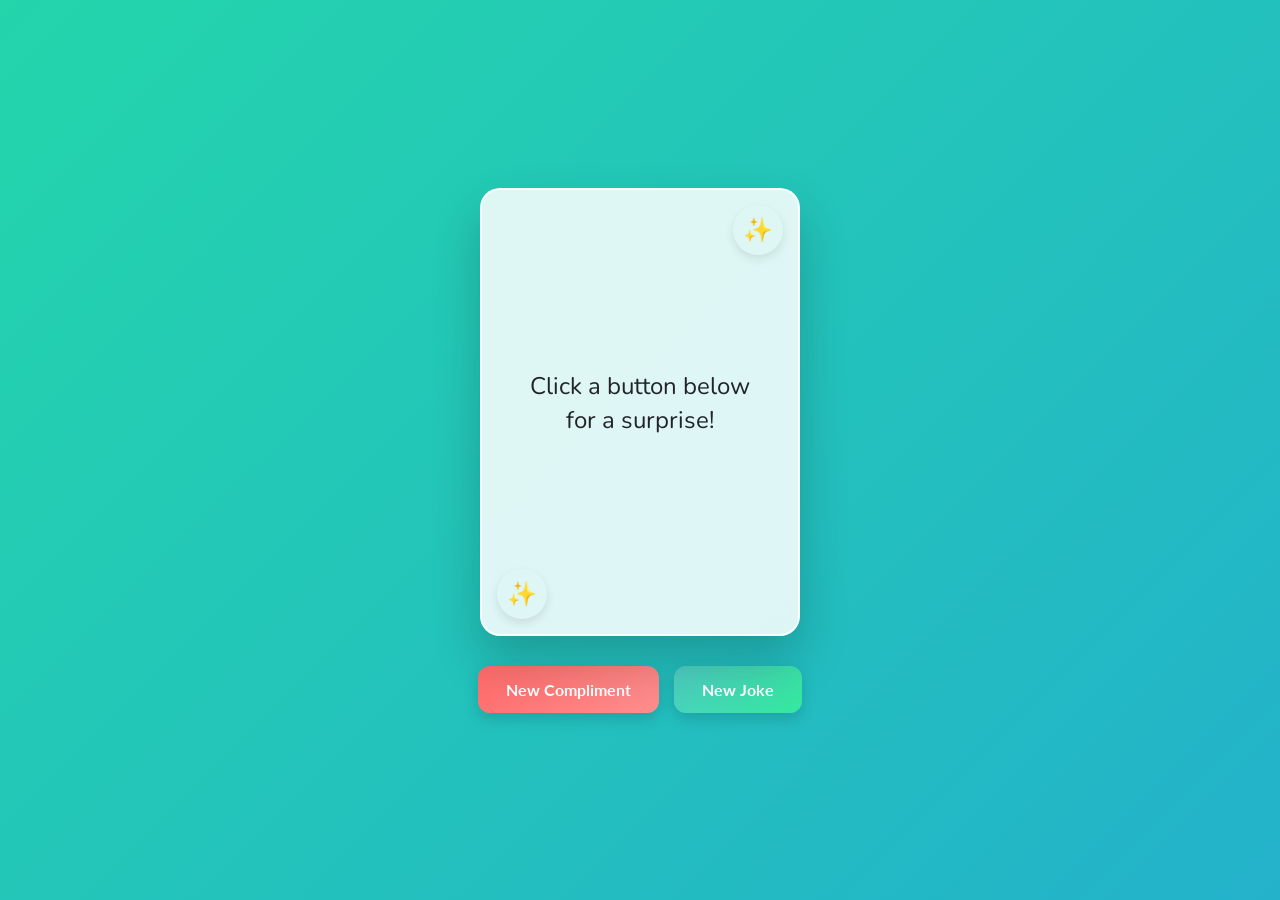
<file: Compliment Generator/index.html>
<!DOCTYPE html>
<html lang="en">
<head>
    <meta charset="UTF-8">
    <meta name="viewport" content="width=device-width, initial-scale=1.0">
    <title>Compliment & Joke Card</title>
    
    <!-- Favicon -->
    <link rel="icon" href="data:image/svg+xml,<svg xmlns=%22http://www.w3.org/2000/svg%22 viewBox=%220 0 100 100%22><text y=%22.9em%22 font-size=%2290%22>🃏</text></svg>">

    <!-- Import Google Fonts -->
    <link rel="preconnect" href="https://fonts.googleapis.com">
    <link rel="preconnect" href="https://fonts.gstatic.com" crossorigin>
    <link href="https://fonts.googleapis.com/css2?family=Lato:wght@400;700&family=Nunito:wght@400;600&display=swap" rel="stylesheet">
    
    <style>
        /* ==========================================================================
           CSS Styling
           ========================================================================== */
        
        :root {
            --text-color: #212529;
            --compliment-btn: #FF6B6B;
            --joke-btn: #4ECDC4;
            --punchline-color: #e73c7e;
            --btn-hover: #FFD166;
            --font-display: 'Nunito', sans-serif;
            --font-ui: 'Lato', sans-serif;
        }

        * {
            box-sizing: border-box;
            margin: 0;
            padding: 0;
        }

        body {
            background: linear-gradient(-45deg, #ee7752, #e73c7e, #23a6d5, #23d5ab);
            background-size: 400% 400%;
            animation: gradientBG 15s ease infinite;
            color: var(--text-color);
            display: flex;
            flex-direction: column;
            justify-content: center;
            align-items: center;
            min-height: 100vh;
            padding: 20px;
            overflow-x: hidden;
        }

        @keyframes gradientBG {
            0% { background-position: 0% 50%; }
            50% { background-position: 100% 50%; }
            100% { background-position: 0% 50%; }
        }

        .app-wrapper {
            display: flex;
            flex-direction: column;
            align-items: center;
            gap: 30px;
        }

        .playing-card {
            width: 320px;
            height: 448px;
            background: rgba(255, 255, 255, 0.85);
            backdrop-filter: blur(20px);
            -webkit-backdrop-filter: blur(20px);
            border: 2px solid rgba(255, 255, 255, 0.9);
            border-radius: 20px;
            box-shadow: 0 25px 50px rgba(0, 0, 0, 0.2);
            position: relative;
            overflow: hidden;
            display: flex;
            flex-direction: column;
            justify-content: center;
            align-items: center;
            padding: 40px;
        }

        /* Glass Shine Effect */
        .playing-card::after {
            content: '';
            position: absolute;
            top: 0;
            left: -150%;
            width: 80%;
            height: 100%;
            background: linear-gradient(90deg, transparent, rgba(255, 255, 255, 0.7), transparent);
            transform: skewX(-25deg);
            pointer-events: none;
        }

        .playing-card.animate-shine::after {
            animation: singleShine 0.8s ease-out forwards;
        }

        @keyframes singleShine {
            0% { left: -150%; }
            100% { left: 250%; }
        }

        /* Dynamic Corner Circles */
        .corner-icon {
            position: absolute;
            width: 50px;
            height: 50px;
            border-radius: 50%;
            display: flex;
            justify-content: center;
            align-items: center;
            font-size: 1.5rem;
            box-shadow: 0 4px 10px rgba(0,0,0,0.1);
            transition: background-color 0.5s ease;
        }

        .top-right { top: 15px; right: 15px; }
        .bottom-left { bottom: 15px; left: 15px; }

        #content-display {
            font-family: var(--font-display);
            font-size: 1.5rem;
            line-height: 1.4;
            text-align: center;
            color: var(--text-color);
            transition: opacity 0.4s ease, transform 0.4s cubic-bezier(0.175, 0.885, 0.32, 1.275);
            opacity: 1;
            transform: scale(1);
            z-index: 2;
            display: flex;
            flex-direction: column;
            align-items: center;
        }

        #content-display.hide {
            opacity: 0;
            transform: scale(0.85);
        }

        /* Spinner Styles */
        #spinner {
            width: 28px;
            height: 28px;
            border: 3px solid rgba(231, 60, 126, 0.1);
            border-top: 3px solid var(--punchline-color);
            border-radius: 50%;
            margin-top: 20px;
            display: none;
        }

        .show-spinner #spinner {
            display: block;
            animation: spinLoop 1s linear infinite;
        }

        @keyframes spinLoop {
            0% { transform: rotate(0deg); }
            100% { transform: rotate(360deg); }
        }

        #punchline {
            display: block;
            margin-top: 15px;
            font-weight: 700;
            color: var(--punchline-color);
            opacity: 0;
            height: 0;
            overflow: hidden;
            transform: translateY(10px);
            transition: all 0.5s ease;
        }

        #punchline.visible {
            opacity: 1;
            height: auto;
            transform: translateY(0);
        }

        /* Controls Area */
        .controls {
            display: flex;
            gap: 15px;
            flex-wrap: wrap;
            justify-content: center;
        }

        .action-btn {
            font-family: var(--font-ui);
            color: #ffffff; 
            border: none;
            padding: 14px 28px;
            font-size: 1rem;
            font-weight: 700;
            border-radius: 12px; 
            cursor: pointer;
            transition: all 0.3s ease;
            box-shadow: 0 6px 15px rgba(0, 0, 0, 0.15);
        }

        #compliment-btn { background: linear-gradient(135deg, var(--compliment-btn), #ff8e8e); }
        #joke-btn { background: linear-gradient(135deg, var(--joke-btn), #34e89e); }

        .action-btn:hover {
            transform: translateY(-3px);
            filter: brightness(1.1);
        }

        .action-btn:active { transform: scale(0.95) translateY(2px); }

        @media (max-width: 400px) {
            .playing-card { width: 300px; height: 420px; padding: 30px; }
            #content-display { font-size: 1.3rem; }
        }
    </style>
</head>
<body>

    <div class="app-wrapper">
        <main class="playing-card" id="main-container">
            <div class="corner-icon top-right" id="icon-tr">✨</div>
            <div class="corner-icon bottom-left" id="icon-bl">✨</div>
            
            <div id="content-display">
                <span id="main-text">Click a button below for a surprise!</span>
                <div id="spinner"></div>
                <span id="punchline"></span>
            </div>
        </main>

        <div class="controls">
            <button class="action-btn" id="compliment-btn">New Compliment</button>
            <button class="action-btn" id="joke-btn">New Joke</button>
        </div>
    </div>

    <script>
        // --- 100 COMPLIMENTS with context emojis ---
        const compliments = [
            { t: "You're the human equivalent of finding an extra fry in the bag.", e: "🍟" },
            { t: "If you were a vegetable, you'd be a cute-cumber!", e: "🥒" },
            { t: "You have the kind of energy that makes plants grow faster.", e: "🌿" },
            { t: "You plug the USB in right on the very first try.", e: "🔌" },
            { t: "You are cooler than the other side of the pillow.", e: "🧊" },
            { t: "You're more fun than a giant sheet of bubble wrap!", e: "🫧" },
            { t: "I would share my very last slice of pizza with you.", e: "🍕" },
            { t: "You have 'main character' energy.", e: "🎬" },
            { t: "You're the human version of a golden retriever.", e: "🐕" },
            { t: "If you were a triangle, you'd be acute one!", e: "📐" },
            { t: "You could definitely survive a zombie apocalypse.", e: "🧟‍♂️" },
            { t: "Your vibe is like a perfectly warmed blanket fresh from the dryer.", e: "🛌" },
            { t: "You make ordinary moments totally extraordinary.", e: "✨" },
            { t: "You're smarter than a really smart dolphin.", e: "🐬" },
            { t: "Your Wi-Fi signal is probably incredibly strong.", e: "📶" },
            { t: "You have impeccable taste in everything.", e: "🤌" },
            { t: "Your laugh is highly contagious.", e: "😆" },
            { t: "You're the reason someone smiled today.", e: "😊" },
            { t: "You look like you know exactly where north is at all times.", e: "🧭" },
            { t: "If you were a color, you'd be the brightest one in the box.", e: "🖍️" },
            { t: "You give the best high-fives in the universe.", e: "🙌" },
            { t: "I bet you've never accidentally hit 'Reply All' on an email.", e: "📧" },
            { t: "You're like a software update that actually fixes things!", e: "💻" },
            { t: "You are a limited edition, one-of-a-kind masterpiece.", e: "🎨" },
            { t: "Even your bad hair days look like a magazine cover.", e: "📸" },
            { t: "Your playlists must be absolute fire.", e: "🔥" },
            { t: "You are an incredibly awesome friend.", e: "🤝" },
            { t: "You could win a staring contest with an owl.", e: "🦉" },
            { t: "You always know exactly what to say.", e: "💬" },
            { t: "You're the perfectly toasted marshmallow of my s'more.", e: "🏕️" },
            { t: "Your energy lights up the entire room.", e: "💡" },
            { t: "You make a rainy day feel like a cozy adventure.", e: "☔" },
            { t: "You're a total rockstar, minus the trashed hotel rooms.", e: "🎸" },
            { t: "Your perspective is incredibly refreshing.", e: "🍃" },
            { t: "You're as sweet as a bakery on a Sunday morning.", e: "Donut" },
            { t: "You have the heart of a lion and the soul of a puppy.", e: "🦁" },
            { t: "If you were a fruit, you'd be a fine-apple.", e: "🍍" },
            { t: "I would totally trust you to hold my drink.", e: "🥤" },
            { t: "You always pass the vibe check.", e: "✅" },
            { t: "You're a human cup of hot chocolate with mini marshmallows.", e: "☕" },
            { t: "You outshine the disco ball.", e: "🪩" },
            { t: "You're the twist at the end of a great movie.", e: "🍿" },
            { t: "Your kindness is a balm to everyone you meet.", e: "🩹" },
            { t: "You are a literal genius.", e: "🧠" },
            { t: "You bring out the absolute best in other people.", e: "⭐" },
            { t: "You're like an oasis in the desert.", e: "🌴" },
            { t: "You could outsmart a fox.", e: "🦊" },
            { t: "Your creative potential seems totally limitless.", e: "🚀" },
            { t: "You're the 'skip ad' button to a bad day.", e: "⏭️" },
            { t: "You make the world a much better place.", e: "🌍" },
            { t: "You are doing great things today!", e: "🏆" },
            { t: "You should be so proud of yourself.", e: "👏" },
            { t: "You are enough just exactly as you are.", e: "💖" },
            { t: "You're far stronger than you even realize.", e: "💪" },
            { t: "Your smile could instantly disarm a supervillain.", e: "🦹" },
            { t: "You have a 100% battery charge kind of aura.", e: "🔋" },
            { t: "You're the cherry on top of an already amazing sundae.", e: "🍒" },
            { t: "If you were a font, you'd be something classy but fun.", e: "🔤" },
            { t: "You're a glowing example of awesomeness.", e: "🌟" },
            { t: "You make difficult things look completely effortless.", e: "🎩" },
            { t: "You're more magical than a unicorn eating a taco.", e: "🦄" },
            { t: "Your soul is absolutely beautiful.", e: "🕊️" },
            { t: "You're the human equivalent of an extra chicken nugget.", e: "🍗" },
            { t: "You are braver than a knight in shining armor.", e: "⚔️" },
            { t: "You're a walking, talking ray of sunshine.", e: "☀️" },
            { t: "You have the best ideas.", e: "💡" },
            { t: "Your positive attitude is truly inspiring.", e: "🌈" },
            { t: "You're the peanut butter to my jelly.", e: "🥜" },
            { t: "You could make a sloth want to run a marathon.", e: "🦥" },
            { t: "You are a force of nature.", e: "🌪️" },
            { t: "You're the plot twist I never saw coming.", e: "📖" },
            { t: "You're like a perfectly timed joke.", e: "😂" },
            { t: "You have a heart of solid gold.", e: "🥇" },
            { t: "You could probably negotiate peace with aliens.", e: "👽" },
            { t: "You're a masterpiece and a work in progress.", e: "🖌️" },
            { t: "You make everyone feel so welcomed and seen.", e: "🚪" },
            { t: "You're like an unexpected holiday on a Monday.", e: "🎉" },
            { t: "You are beautifully complex.", e: "🧩" },
            { t: "You're the secret ingredient in the recipe of life.", e: "🧂" },
            { t: "Your joy is completely infectious.", e: "😄" },
            { t: "You are made of stardust and magic.", e: "✨" },
            { t: "You always leave things better than you found them.", e: "🌱" },
            { t: "You're an absolute legend.", e: "👑" },
            { t: "You have a remarkable ability to understand people.", e: "👂" },
            { t: "You're the high score on my favorite arcade game.", e: "👾" },
            { t: "You make everything you wear look fashionable.", e: "👗" },
            { t: "You are a breath of fresh air.", e: "🌬️" },
            { t: "You're the best thing since sliced bread.", e: "🍞" },
            { t: "You could teach a masterclass in being awesome.", e: "🎓" },
            { t: "You have a highly comforting presence.", e: "🕯️" },
            { t: "You're the grand prize.", e: "🏆" },
            { t: "You handle challenges with incredible grace.", e: "🦢" },
            { t: "You're rarer than a double rainbow.", e: "🌈" },
            { t: "You are a treasure.", e: "💎" },
            { t: "Your future is looking exceedingly bright.", e: "🔭" },
            { t: "You're a brilliant puzzle piece that fits perfectly.", e: "🧩" },
            { t: "You always know how to find the silver lining.", e: "⛅" },
            { t: "You are spectacularly unique.", e: "🦚" },
            { t: "You're the superhero this world definitely needs.", e: "🦸" },
            { t: "I'm so glad you exist!", e: "🥰" }
        ];

        // --- 50 JOKES with context emojis ---
        const jokes = [
            { s: "Why don't scientists trust atoms?", p: "Because they make up everything!", e: "⚛️" },
            { s: "What do you call a fake noodle?", p: "An Impasta!", e: "🍝" },
            { s: "Why did the scarecrow win an award?", p: "Because he was outstanding in his field!", e: "🌾" },
            { s: "What time did the man go to the dentist?", p: "Tooth hurt-y!", e: "🦷" },
            { s: "Why did the melon jump into the lake?", p: "It wanted to be a water-melon!", e: "🍉" },
            { s: "Why can't you give Elsa a balloon?", p: "Because she will let it go!", e: "🎈" },
            { s: "What do you call a bear with no teeth?", p: "A gummy bear!", e: "🧸" },
            { s: "Why did the math book look sad?", p: "Because it had too many problems.", e: "📚" },
            { s: "What do you call cheese that isn't yours?", p: "Nacho cheese!", e: "🧀" },
            { s: "Why did the golfer bring two pairs of pants?", p: "In case he got a hole in one!", e: "⛳" },
            { s: "What do you call a sleeping dinosaur?", p: "A dino-snore!", e: "🦖" },
            { s: "How do you make a tissue dance?", p: "You put a little boogie in it!", e: "🤧" },
            { s: "Why was the belt arrested?", p: "For holding up a pair of pants!", e: "👖" },
            { s: "What do you call a snowman with a six pack?", p: "An abdominal snowman!", e: "⛄" },
            { s: "Why did the cookie go to the doctor?", p: "Because he was feeling crumb-y.", e: "🍪" },
            { s: "What do you call a pig that knows karate?", p: "A pork chop!", e: "🥋" },
            { s: "Why did the tomato blush?", p: "Because it saw the salad dressing!", e: "🍅" },
            { s: "What do you call a fish with no eyes?", p: "A fsh.", e: "🐟" },
            { s: "Why did the bicycle fall over?", p: "Because it was two-tired!", e: "🚲" },
            { s: "What starts with T, ends with T, and has T in it?", p: "A teapot.", e: "🫖" },
            { s: "What do you call an alligator in a vest?", p: "An investigator!", e: "🐊" },
            { s: "What do you call a pile of cats?", p: "A meow-ntain.", e: "🐱" },
            { s: "Why are ghosts such bad liars?", p: "Because they are easy to see through!", e: "👻" },
            { s: "What kind of room has no doors or windows?", p: "A mushroom!", e: "🍄" },
            { s: "Why did the banana go to the doctor?", p: "It wasn't peeling well!", e: "🍌" },
            { s: "What do you call a belt made of watches?", p: "A waist of time!", e: "⌚" },
            { s: "What do you call a dog that can do magic?", p: "A Labracadabrador.", e: "🪄" },
            { s: "Why did the boy bring a ladder to school?", p: "He wanted to go to high school!", e: "🪜" },
            { s: "How do you count cows?", p: "With a cow-culator!", e: "🐄" },
            { s: "What do you call a cold dog?", p: "A chili dog!", e: "🌭" },
            { s: "Why did the tree go to the dentist?", p: "It needed a root canal!", e: "🌳" },
            { s: "What do you call a pencil with two erasers?", p: "Pointless.", e: "✏️" },
            { s: "How does a penguin build its house?", p: "Igloos it together!", e: "🐧" },
            { s: "Why did the man put his money in the freezer?", p: "He wanted cold hard cash!", e: "❄️" },
            { s: "What do you call a dinosaur that is a noisy sleeper?", p: "A Tyrannosnore-us!", e: "🛌" },
            { s: "What do you call a story about a broken pencil?", p: "Pointless.", e: "📓" },
            { s: "Why did the strawberry cry?", p: "His parents were in a jam!", e: "🍓" },
            { s: "What do you call a bee that can't make up its mind?", p: "A maybee!", e: "🐝" },
            { s: "Why did the student eat his homework?", p: "The teacher said it was a piece of cake!", e: "🍰" },
            { s: "What did the zero say to the eight?", p: "Nice belt!", e: "♾️" },
            { s: "What do you call a group of disorganized cats?", p: "A cat-astrophe!", e: "🐾" },
            { s: "Why did the computer cross the road?", p: "To get a byte to eat!", e: "🖥️" },
            { s: "What is a cat's favorite color?", p: "Purr-ple!", e: "🧶" },
            { s: "What do you call a skeleton who won't work?", p: "Lazy bones!", e: "💀" },
            { s: "Why can't a nose be 12 inches long?", p: "Because then it would be a foot!", e: "👃" },
            { s: "Why did the stadium get hot after the game?", p: "All the fans left!", e: "📣" },
            { s: "What's blue and smells like red paint?", p: "Blue paint.", e: "🎨" },
            { s: "Why did the orange stop?", p: "It ran out of juice!", e: "🍊" },
            { s: "What do you call an elephant that doesn't matter?", p: "An irrelephant!", e: "🐘" },
            { s: "What do you call a fly with no wings?", p: "A walk.", e: "🪰" }
        ];

        const colors = ["#FFADAD", "#FFD6A5", "#FDFFB6", "#CAFFBF", "#9BF6FF", "#A0C4FF", "#BDB2FF", "#FFC6FF", "#E7C6FF", "#C1FFD7"];

        const mainText = document.getElementById('main-text');
        const punchline = document.getElementById('punchline');
        const display = document.getElementById('content-display');
        const card = document.getElementById('main-container');
        const compBtn = document.getElementById('compliment-btn');
        const jokeBtn = document.getElementById('joke-btn');
        const iconTR = document.getElementById('icon-tr');
        const iconBL = document.getElementById('icon-bl');

        let interactionTimeout;

        function updateCardVisuals(emoji) {
            // Restart Glass Shine
            card.classList.remove('animate-shine');
            void card.offsetWidth;
            card.classList.add('animate-shine');

            // Pick two different random colors for circles
            const color1 = colors[Math.floor(Math.random() * colors.length)];
            const color2 = colors[Math.floor(Math.random() * colors.length)];

            iconTR.textContent = emoji || "✨";
            iconTR.style.backgroundColor = color1;
            iconBL.textContent = emoji || "✨";
            iconBL.style.backgroundColor = color2;
        }

        function displayNewContent(type) {
            clearTimeout(interactionTimeout);
            display.classList.add('hide');
            punchline.classList.remove('visible');
            display.classList.remove('show-spinner');

            setTimeout(() => {
                if (type === 'compliment') {
                    const item = compliments[Math.floor(Math.random() * compliments.length)];
                    updateCardVisuals(item.e);
                    mainText.textContent = item.t;
                    punchline.textContent = "";
                } else {
                    const item = jokes[Math.floor(Math.random() * jokes.length)];
                    updateCardVisuals(item.e);
                    mainText.textContent = item.s;
                    punchline.textContent = item.p;
                    
                    display.classList.add('show-spinner');
                    
                    interactionTimeout = setTimeout(() => {
                        display.classList.remove('show-spinner');
                        punchline.classList.add('visible');
                    }, 1800); 
                }

                display.classList.remove('hide');
            }, 400);
        }

        compBtn.addEventListener('click', () => displayNewContent('compliment'));
        jokeBtn.addEventListener('click', () => displayNewContent('joke'));

    </script>
</body>
</html>
</file>
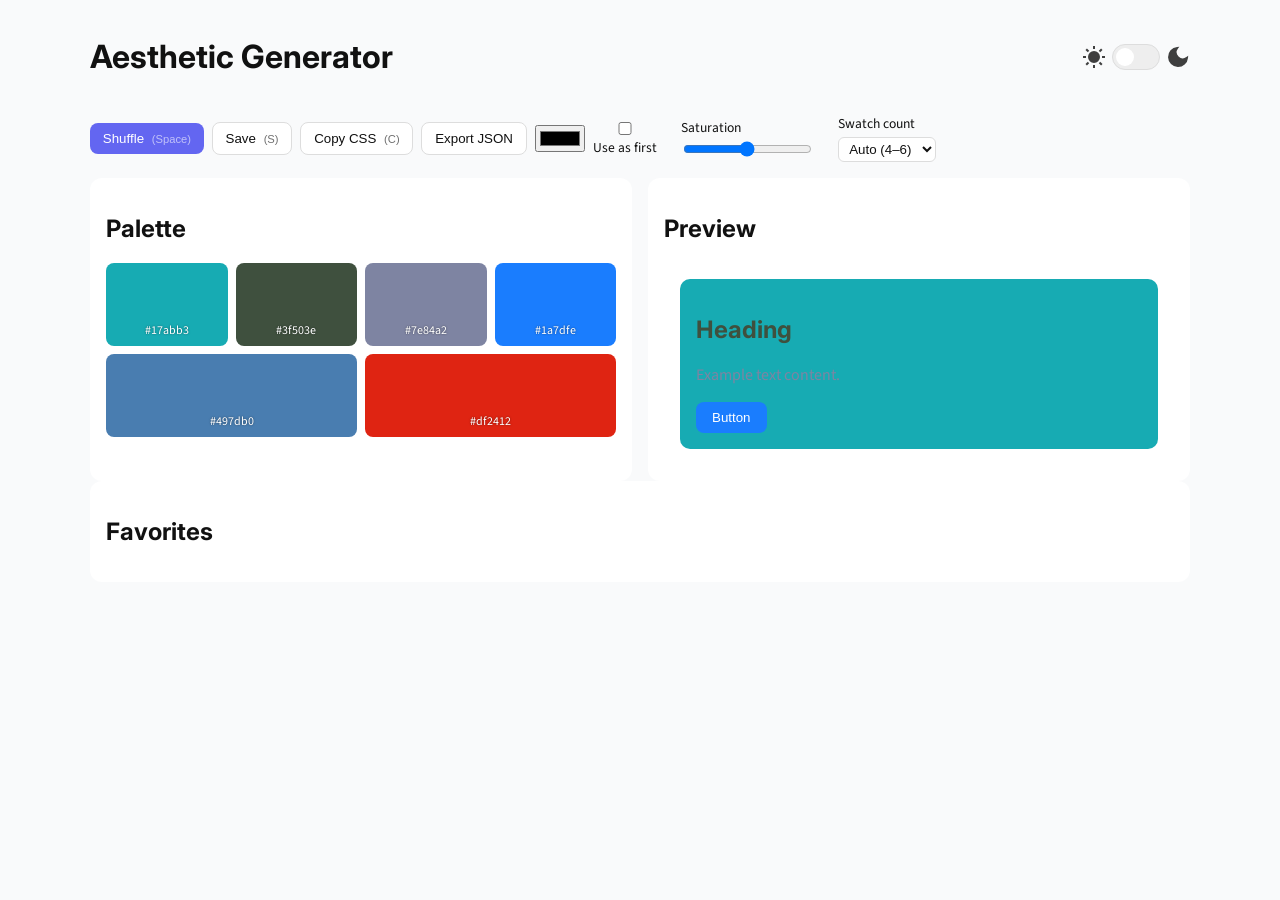
<file: Palette Font Kit/index.html>
<!doctype html>
<html lang="en">
  <head>
    <meta charset="UTF-8" />
    <meta name="viewport" content="width=device-width, initial-scale=1.0" />
    <title>Aesthetic Generator</title>

    <link
      href="https://fonts.googleapis.com/css2?family=Inter:wght@400;600&family=Source+Sans+3:wght@400;600&display=swap"
      rel="stylesheet"
    />

    <style>
      :root {
        --bg: #f9fafb;
        --text: #111;
        --card: #fff;
        --muted: #eee;
        --accent: #6366f1;
        --border: #ddd;
      }

      html.theme-dark {
        --bg: #18181b;
        --text: #f4f4f5;
        --card: #27272a;
        --muted: #3a3a3a;
        --border: #444;
      }

      body {
        margin: 0;
        font-family: "Source Sans 3";
        background: var(--bg);
        color: var(--text);
      }

      .container {
        max-width: 1100px;
        margin: auto;
        padding: 1rem;
      }

      header {
        display: flex;
        justify-content: space-between;
        align-items: center;
      }

      h1,
      h2 {
        font-family: Inter;
      }

      /* ===== TOGGLE ===== */
      .toggle {
        display: flex;
        align-items: center;
        gap: 6px;
      }

      .icon {
        width: 24px;
        height: 24px;
        stroke: var(--text);
        stroke-width: 2;
        fill: var(--text);
        opacity: 0.8;
      }

      .switch {
        width: 46px;
        height: 24px;
        background: var(--muted);
        border-radius: 999px;
        position: relative;
        cursor: pointer;
        border: 1px solid var(--border);
      }

      .switch::after {
        content: "";
        width: 18px;
        height: 18px;
        background: var(--card);
        position: absolute;
        top: 3px;
        left: 3px;
        border-radius: 50%;
        transition: 0.2s;
      }

      html.theme-dark .switch {
        background: var(--accent);
      }

      html.theme-dark .switch::after {
        transform: translateX(22px);
      }

      /* ===== CONTROLS ===== */
      .controls {
        display: flex;
        flex-wrap: wrap;
        gap: 0.5rem;
        align-items: center;
        margin: 1rem 0;
      }

      button {
        background: var(--card);
        border: 1px solid var(--border);
        padding: 0.5rem 0.8rem;
        border-radius: 8px;
        cursor: pointer;
        color: var(--text);
      }

      .btn-primary {
        background: var(--accent);
        color: #fff;
        border: none;
      }

      .shortcut {
        font-size: 0.7rem;
        opacity: 0.6;
        margin-left: 4px;
      }

      @media (max-width: 600px) {
        .shortcut {
          display: none;
        }
      }

      .controls label {
        display: flex;
        flex-direction: column;
        font-size: 0.85rem;
        color: var(--text);
        margin-right: 1rem;
        cursor: pointer;
      }

      .controls input[type="range"],
      .controls select {
        margin-top: 4px;
      }

      .controls select {
        padding: 0.2rem 0.4rem;
        border-radius: 6px;
        border: 1px solid var(--border);
        background: var(--card);
        color: var(--text);
      }

      .controls input[type="checkbox"] {
        margin-right: 4px;
      }

      .controls [title]:hover::after {
        content: attr(title);
        position: absolute;
        top: 110%;
        left: 0;
        background: var(--card);
        color: var(--text);
        padding: 4px 8px;
        font-size: 0.75rem;
        border-radius: 6px;
        box-shadow: 0 2px 6px rgba(0, 0, 0, 0.15);
        white-space: nowrap;
        z-index: 10;
      }

      /* ===== LAYOUT ===== */
      .grid {
        display: grid;
        gap: 1rem;
      }

      @media (min-width: 768px) {
        .grid {
          grid-template-columns: 1fr 1fr;
        }
      }

      .card {
        background: var(--card);
        padding: 1rem;
        border-radius: 12px;
      }

      /* ===== PALETTE ===== */
      .palette {
        display: flex;
        flex-wrap: wrap;
        gap: 0.5rem;
      }

      .swatch {
        flex: 1 1 90px;
        min-height: 70px;
        border-radius: 8px;
        padding: 0.4rem;
        cursor: pointer;
        display: flex;
        align-items: flex-end;
        justify-content: center;
        font-size: 0.75rem;
        color: #fff;
        text-shadow: 0 0 2px rgba(0, 0, 0, 0.5);
      }

      /* ===== PREVIEW ===== */
      .preview {
        border-radius: 12px;
        padding: 1rem;
      }

      /* ===== FAVORITES ===== */
      .favorite {
        border: 1px solid var(--border);
        padding: 0.5rem;
        border-radius: 8px;
        margin-bottom: 0.5rem;
        cursor: pointer;
      }

      .favorite-swatches {
        display: flex;
        gap: 2px;
        margin-top: 4px;
      }

      .favorite-swatches div {
        width: 14px;
        height: 14px;
        border-radius: 3px;
      }
    </style>
  </head>

  <body>
    <div class="container">
      <header>
        <h1>Aesthetic Generator</h1>

        <div class="toggle">
          <!-- Sun with rays -->
          <svg class="icon" viewBox="0 0 24 24">
            <circle cx="12" cy="12" r="5" />
            <g stroke="currentColor" stroke-width="2">
              <line x1="12" y1="1" x2="12" y2="4" />
              <line x1="12" y1="20" x2="12" y2="23" />
              <line x1="1" y1="12" x2="4" y2="12" />
              <line x1="20" y1="12" x2="23" y2="12" />
              <line x1="4.2" y1="4.2" x2="6.5" y2="6.5" />
              <line x1="17.5" y1="17.5" x2="19.8" y2="19.8" />
              <line x1="4.2" y1="19.8" x2="6.5" y2="17.5" />
              <line x1="17.5" y1="6.5" x2="19.8" y2="4.2" />
            </g>
          </svg>

          <div id="themeToggle" class="switch"></div>

          <!-- Moon -->
          <svg class="icon" viewBox="0 0 24 24">
            <path d="M21 12.8A9 9 0 1 1 11.2 3 7 7 0 0 0 21 12.8z" />
          </svg>
        </div>
      </header>

      <main>
        <section class="controls">
          <button
            class="btn-primary"
            id="shuffleBtn"
            title="Randomly generate a new palette"
          >
            Shuffle <span class="shortcut">(Space)</span>
          </button>
          <button id="saveBtn" title="Save the current palette to Favorites">
            Save <span class="shortcut">(S)</span>
          </button>
          <button id="copyCssBtn" title="Copy CSS variables for the palette">
            Copy CSS <span class="shortcut">(C)</span>
          </button>
          <button id="exportJsonBtn" title="Export the palette as JSON">
            Export JSON
          </button>

          <input
            type="color"
            id="colorPicker"
            title="Pick a base color for your palette"
          />

          <label title="Lock this color as the first color in the palette">
            <input type="checkbox" id="lockFirst" /> Use as first
          </label>

          <label title="Adjust the saturation of the palette">
            Saturation
            <input type="range" id="sat" min="-30" max="30" value="0" />
          </label>

          <label title="Number of colors in the palette">
            Swatch count
            <select id="count">
              <option value="auto">Auto (4–6)</option>
              <option value="4">4</option>
              <option value="5">5</option>
              <option value="6">6</option>
            </select>
          </label>
        </section>

        <div class="grid">
          <section class="card">
            <h2>Palette</h2>
            <div id="palette" class="palette"></div>
          </section>

          <section class="card">
            <h2>Preview</h2>
            <div id="preview" class="preview"></div>
          </section>
        </div>

        <section class="card">
          <h2>Favorites</h2>
          <div id="favorites"></div>
        </section>
      </main>
    </div>

    <script>
      const state = { palette: [] };

      function randomColor() {
        return (
          "#" +
          Math.floor(Math.random() * 16777215)
            .toString(16)
            .padStart(6, "0")
        );
      }

      function adjustSaturation(hex, delta) {
        let r = parseInt(hex.substr(1, 2), 16) / 255;
        let g = parseInt(hex.substr(3, 2), 16) / 255;
        let b = parseInt(hex.substr(5, 2), 16) / 255;

        let max = Math.max(r, g, b),
          min = Math.min(r, g, b);
        let h,
          s,
          l = (max + min) / 2;

        if (max === min) {
          h = s = 0;
        } else {
          let d = max - min;
          s = l > 0.5 ? d / (2 - max - min) : d / (max + min);
          switch (max) {
            case r:
              h = (g - b) / d + (g < b ? 6 : 0);
              break;
            case g:
              h = (b - r) / d + 2;
              break;
            case b:
              h = (r - g) / d + 4;
              break;
          }
          h /= 6;
        }

        s = Math.min(Math.max(s + delta / 100, 0), 1);

        function hsl2rgb(h, s, l) {
          let r, g, b;
          if (s === 0) {
            r = g = b = l;
          } else {
            function hue2rgb(p, q, t) {
              if (t < 0) t += 1;
              if (t > 1) t -= 1;
              if (t < 1 / 6) return p + (q - p) * 6 * t;
              if (t < 1 / 2) return q;
              if (t < 2 / 3) return p + (q - p) * (2 / 3 - t) * 6;
              return p;
            }
            let q = l < 0.5 ? l * (1 + s) : l + s - l * s;
            let p = 2 * l - q;
            r = hue2rgb(p, q, h + 1 / 3);
            g = hue2rgb(p, q, h);
            b = hue2rgb(p, q, h - 1 / 3);
          }
          return (
            "#" +
            Math.round(r * 255)
              .toString(16)
              .padStart(2, "0") +
            Math.round(g * 255)
              .toString(16)
              .padStart(2, "0") +
            Math.round(b * 255)
              .toString(16)
              .padStart(2, "0")
          );
        }

        return hsl2rgb(h, s, l);
      }

      function generatePalette(base = null) {
        const countSel = document.getElementById("count").value;
        const count =
          countSel === "auto"
            ? 4 + Math.floor(Math.random() * 3)
            : parseInt(countSel);
        const palette = [];
        const satDelta = parseInt(document.getElementById("sat").value);

        for (let i = 0; i < count; i++) {
          let color = randomColor();
          color = adjustSaturation(color, satDelta);
          palette.push(color);
        }

        if (base && document.getElementById("lockFirst").checked) {
          palette[0] = adjustSaturation(base, satDelta);
        }

        return palette;
      }

      function renderPalette() {
        const el = document.getElementById("palette");
        el.innerHTML = "";
        state.palette.forEach((c) => {
          const d = document.createElement("div");
          d.className = "swatch";
          d.style.background = c;
          d.innerText = c;
          d.onclick = () => navigator.clipboard.writeText(c);
          el.appendChild(d);
        });
      }

      function renderPreview() {
        const p = state.palette;
        document.getElementById("preview").innerHTML = `
          <div style="background:${p[0]};padding:1rem;border-radius:10px;">
            <h1 style="color:${p[1]}">Heading</h1>
            <p style="color:${p[2]}">Example text content.</p>
            <button style="background:${p[3]};color:#fff;border:none;padding:.5rem 1rem;">Button</button>
          </div>
        `;
      }

      document.getElementById("shuffleBtn").onclick = () => {
        state.palette = generatePalette(
          document.getElementById("colorPicker").value,
        );
        renderPalette();
        renderPreview();
      };

      document.getElementById("colorPicker").addEventListener("input", (e) => {
        state.palette = generatePalette(e.target.value);
        renderPalette();
        renderPreview();
      });

      // ✅ Saturation live-adjust without shuffling
      document.getElementById("sat").addEventListener("input", () => {
        const satDelta = parseInt(document.getElementById("sat").value);
        const base = document.getElementById("colorPicker").value;

        state.palette = state.palette.map((color, i) => {
          if (i === 0 && document.getElementById("lockFirst").checked) {
            return adjustSaturation(base, satDelta);
          }
          return adjustSaturation(color, satDelta);
        });

        renderPalette();
        renderPreview();
      });

      document.getElementById("saveBtn").onclick = () => {
        const data = JSON.parse(
          localStorage.getItem("aesthetic.favorites") || "[]",
        );
        data.push(state);
        localStorage.setItem("aesthetic.favorites", JSON.stringify(data));
        renderFavorites();
      };

      function renderFavorites() {
        const data = JSON.parse(
          localStorage.getItem("aesthetic.favorites") || "[]",
        );
        const el = document.getElementById("favorites");
        el.innerHTML = "";

        data.forEach((item) => {
          const d = document.createElement("div");
          d.className = "favorite";
          d.innerHTML = `<div class="favorite-swatches">
            ${item.palette.map((c) => `<div style="background:${c}"></div>`).join("")}
          </div>`;
          d.onclick = () => {
            state.palette = item.palette;
            renderPalette();
            renderPreview();
          };
          el.appendChild(d);
        });
      }

      document.getElementById("copyCssBtn").onclick = () => {
        const css = state.palette
          .map((c, i) => `--color-${i + 1}:${c};`)
          .join("\n");
        navigator.clipboard.writeText(css);
      };

      document.getElementById("exportJsonBtn").onclick = () => {
        const blob = new Blob([JSON.stringify(state, null, 2)]);
        const a = document.createElement("a");
        a.href = URL.createObjectURL(blob);
        a.download = "palette.json";
        a.click();
      };

      document.getElementById("themeToggle").onclick = () => {
        document.documentElement.classList.toggle("theme-dark");
      };

      document.addEventListener("keydown", (e) => {
        if (e.code === "Space") {
          e.preventDefault();
          shuffleBtn.click();
        }
        if (e.key === "s") saveBtn.click();
        if (e.key === "c") copyCssBtn.click();
      });

      state.palette = generatePalette();
      renderPalette();
      renderPreview();
      renderFavorites();
    </script>
  </body>
</html>
</file>
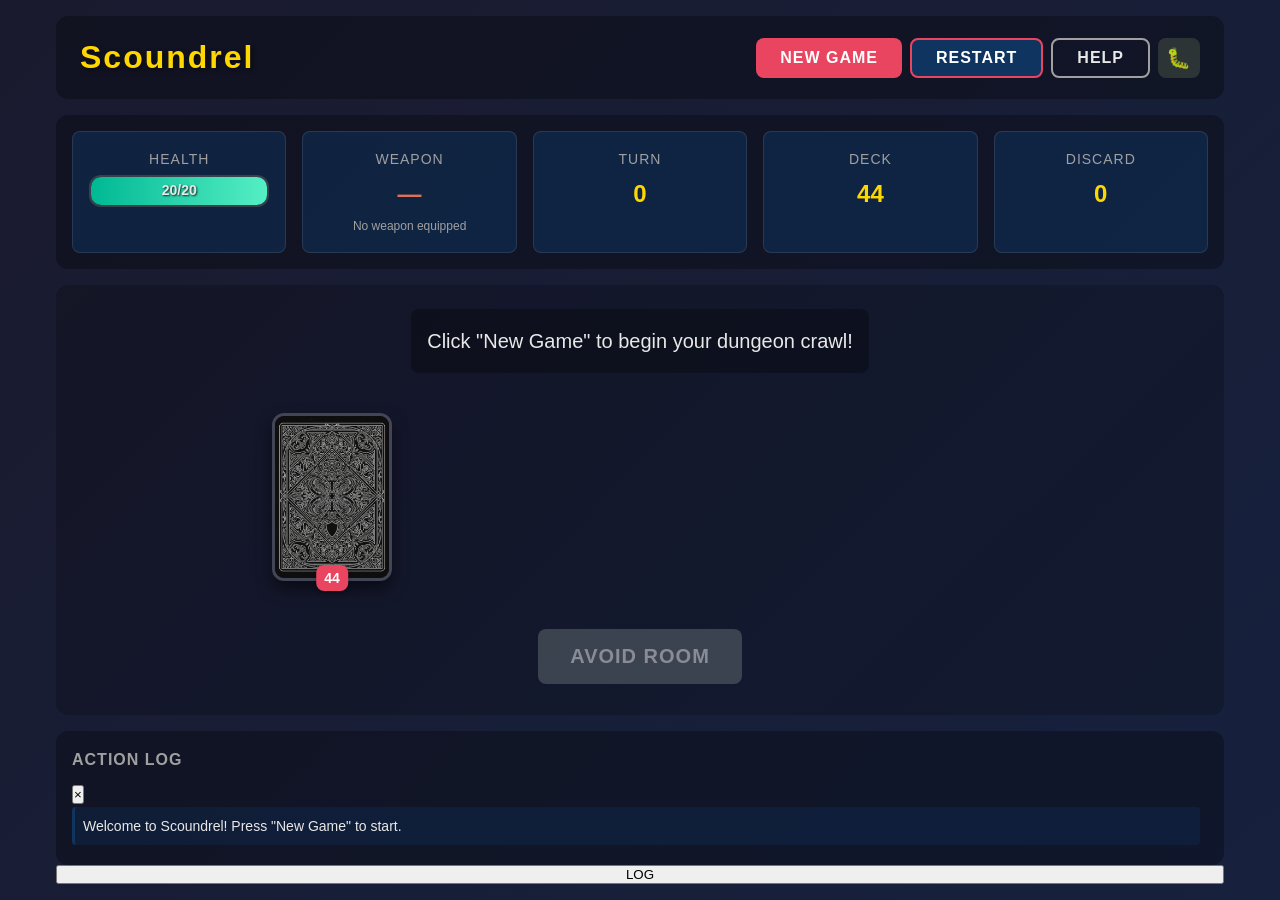
<file: Scoundrel Game/index.html>
<!DOCTYPE html>
<html lang="en">
<head>
    <meta charset="UTF-8">
    <meta name="viewport" content="width=device-width, initial-scale=1.0">
    <meta name="description" content="Scoundrel - A solo dungeon-crawl card game">
    <title>Scoundrel - Solo Card Game</title>
    <link rel="icon" href="data:image/svg+xml,<svg xmlns='http://www.w3.org/2000/svg' viewBox='0 0 100 100'><text y='.9em' font-size='90'>🗡️</text></svg>">
    <link rel="stylesheet" href="styles.css">
</head>
<body>
    <div class="game-container">
        <!-- Header with title and controls -->
        <header class="game-header">
            <h1>Scoundrel</h1>
            <div class="header-controls">
                <button id="new-game-btn" class="btn btn-primary" aria-label="Start new game">
                    New Game
                </button>
                <button id="restart-btn" class="btn btn-secondary" aria-label="Restart current game">
                    Restart
                </button>
                <button id="help-btn" class="btn btn-tertiary" aria-label="Show rules and help">
                    Help
                </button>
                <button id="debug-btn" class="btn btn-debug" aria-label="Toggle debug panel" title="Debug">
                    🐛
                </button>
            </div>
        </header>

        <!-- HUD Section -->
        <section class="hud" aria-label="Game status">
            <div class="hud-item health-panel">
                <span class="hud-label">Health</span>
                <div class="health-bar-container">
                    <div class="health-bar" id="health-bar" role="progressbar" aria-valuenow="20" aria-valuemin="0" aria-valuemax="20">
                        <span id="health-text">20/20</span>
                    </div>
                </div>
            </div>
            
            <div class="hud-item weapon-panel">
                <span class="hud-label">Weapon</span>
                <div class="weapon-display" id="weapon-display">
                    <span class="weapon-value" id="weapon-value">—</span>
                    <span class="weapon-defeated" id="weapon-defeated">No weapon equipped</span>
                </div>
            </div>
            
            <div class="hud-item turn-panel">
                <span class="hud-label">Turn</span>
                <span class="turn-counter" id="turn-counter">0</span>
            </div>
            
            <div class="hud-item deck-panel">
                <span class="hud-label">Deck</span>
                <span class="deck-count" id="deck-count">44</span>
            </div>
            
            <div class="hud-item discard-panel">
                <span class="hud-label">Discard</span>
                <span class="discard-count" id="discard-count">0</span>
            </div>
        </section>

        <!-- Main game area -->
        <main class="game-main">
            <!-- Status message -->
            <div class="game-status" id="game-status" aria-live="polite">
                Click "New Game" to begin your dungeon crawl!
            </div>

            <!-- Room display (4 cards) -->
            <section class="room-container" aria-label="Current room with cards">
                <div class="room-wrapper">
                    <!-- Deck pile on the left -->
                    <div class="deck-pile" id="deck-pile" aria-label="Deck pile">
                        <img src="scoundrel-images/deck.jpg" alt="Deck">
                        <span class="deck-count-overlay" id="deck-count-overlay">44</span>
                    </div>
                    
                    <!-- Room cards -->
                    <div class="room-grid" id="room-grid">
                        <div class="card-slot" data-slot="0">
                            <div class="card" id="card-0">
                                <div class="card-inner">
                                    <div class="card-front" aria-label="Empty card slot"></div>
                                </div>
                            </div>
                        </div>
                        <div class="card-slot" data-slot="1">
                            <div class="card" id="card-1">
                                <div class="card-inner">
                                    <div class="card-front" aria-label="Empty card slot"></div>
                                </div>
                            </div>
                        </div>
                        <div class="card-slot" data-slot="2">
                            <div class="card" id="card-2">
                                <div class="card-inner">
                                    <div class="card-front" aria-label="Empty card slot"></div>
                                </div>
                            </div>
                        </div>
                        <div class="card-slot" data-slot="3">
                            <div class="card" id="card-3">
                                <div class="card-inner">
                                    <div class="card-front" aria-label="Empty card slot"></div>
                                </div>
                            </div>
                        </div>
                    </div>
                </div>
            </section>

            <!-- Action buttons -->
            <div class="action-buttons" id="action-buttons">
                <button id="avoid-btn" class="btn btn-avoid" disabled aria-label="Avoid this room">
                    Avoid Room
                </button>
            </div>
        </main>

        <!-- Action log -->
        <section class="action-log-container" aria-label="Game log">
            <div class="log-header">
                <h2 class="log-title">Action Log</h2>
                <button class="log-close-btn" id="log-close-btn" aria-label="Close log">&times;</button>
            </div>
            <div class="action-log" id="action-log" role="log" aria-live="polite" aria-atomic="false">
                <p class="log-entry">Welcome to Scoundrel! Press "New Game" to start.</p>
            </div>
        </section>
        
        <!-- Mobile log button -->
        <button class="mobile-log-btn" id="mobile-log-btn" aria-label="Show action log">LOG</button>

        <!-- Debug panel (hidden by default) -->
        <aside class="debug-panel" id="debug-panel" hidden aria-label="Debug information">
            <h3>Debug Panel</h3>
            <div class="debug-content">
                <div class="debug-item">
                    <label>Seed:</label>
                    <span id="debug-seed">—</span>
                </div>
                <div class="debug-item">
                    <label>Deck Order:</label>
                    <pre id="debug-deck">—</pre>
                </div>
                <div class="debug-item">
                    <label>Carry Card:</label>
                    <span id="debug-carry">—</span>
                </div>
                <div class="debug-item">
                    <label>Used Potion:</label>
                    <span id="debug-potion">false</span>
                </div>
                <div class="debug-item">
                    <label>Can Avoid:</label>
                    <span id="debug-avoid">true</span>
                </div>
                <div class="debug-item">
                    <label>Cards Resolved:</label>
                    <span id="debug-resolved">0</span>
                </div>
            </div>
        </aside>
    </div>

    <!-- Help Modal -->
    <div class="modal-overlay" id="help-modal" role="dialog" aria-modal="true" aria-labelledby="modal-title" hidden>
        <div class="modal-content">
            <div class="modal-header">
                <h2 id="modal-title">How to Play Scoundrel</h2>
                <button class="modal-close" id="modal-close" aria-label="Close help modal">
                    &times;
                </button>
            </div>
            <div class="modal-body">
                <section class="rules-section">
                    <h3>Overview</h3>
                    <p>Scoundrel is a solo dungeon-crawl card game. Manage your health, weapons, and potions to survive against monsters and clear the dungeon!</p>
                </section>

                <section class="rules-section">
                    <h3>Card Types</h3>
                    <ul>
                        <li><strong>Monsters (♣/♠):</strong> Values 2-10, J(11), Q(12), K(13), A(14). They deal damage equal to their value.</li>
                        <li><strong>Weapons (♦ 2-10):</strong> Reduce damage from monsters. Discard old weapon when equipping new one.</li>
                        <li><strong>Potions (♥ 2-10):</strong> Heal by their value, capped at 20. Only one potion per room.</li>
                    </ul>
                </section>

                <section class="rules-section">
                    <h3>Gameplay</h3>
                    <ol>
                        <li>Each turn, draw cards until 4 are visible (the Room).</li>
                        <li>Choose to <strong>Avoid</strong> (put all 4 cards at bottom of deck) or <strong>Face</strong> the room.</li>
                        <li>When facing, resolve 3 cards in any order. The 4th card carries to the next room.</li>
                        <li>You cannot avoid twice in a row.</li>
                    </ol>
                </section>

                <section class="rules-section">
                    <h3>Combat Rules</h3>
                    <ul>
                        <li><strong>Bare-handed:</strong> Take full monster value as damage.</li>
                        <li><strong>With weapon:</strong> Damage = monster value - weapon value (min 0).</li>
                        <li><strong>Weapon rule:</strong> A weapon can only fight monsters with value ≤ its last defeated monster.</li>
                        <li>Example: Weapon defeats a 7, then can only fight monsters ≤ 7.</li>
                    </ul>
                </section>

                <section class="rules-section">
                    <h3>Winning & Losing</h3>
                    <ul>
                        <li><strong>Win:</strong> Clear all cards from the deck. Score = remaining health.</li>
                        <li><strong>Lose:</strong> Health drops to 0. Score = -(sum of remaining monster values).</li>
                    </ul>
                </section>

                <section class="rules-section">
                    <h3>Tips</h3>
                    <ul>
                        <li>Plan your card order carefully - the 4th card carries over!</li>
                        <li>Sometimes avoiding is better than taking damage.</li>
                        <li>Keep track of which monsters your weapon can still fight.</li>
                    </ul>
                </section>
            </div>
        </div>
    </div>

    <!-- Game Over Modal -->
    <div class="modal-overlay" id="gameover-modal" role="dialog" aria-modal="true" aria-labelledby="gameover-title" hidden>
        <div class="modal-content gameover-content">
            <div class="modal-header">
                <h2 id="gameover-title">Game Over</h2>
            </div>
            <div class="modal-body">
                <div class="gameover-result" id="gameover-result"></div>
                <div class="gameover-score" id="gameover-score"></div>
                <div class="gameover-details" id="gameover-details"></div>
            </div>
            <div class="modal-footer">
                <button id="gameover-new" class="btn btn-primary">New Game</button>
                <button id="gameover-close" class="btn btn-secondary">Close</button>
            </div>
        </div>
    </div>

    <script src="game.js"></script>
</body>
</html>
</file>
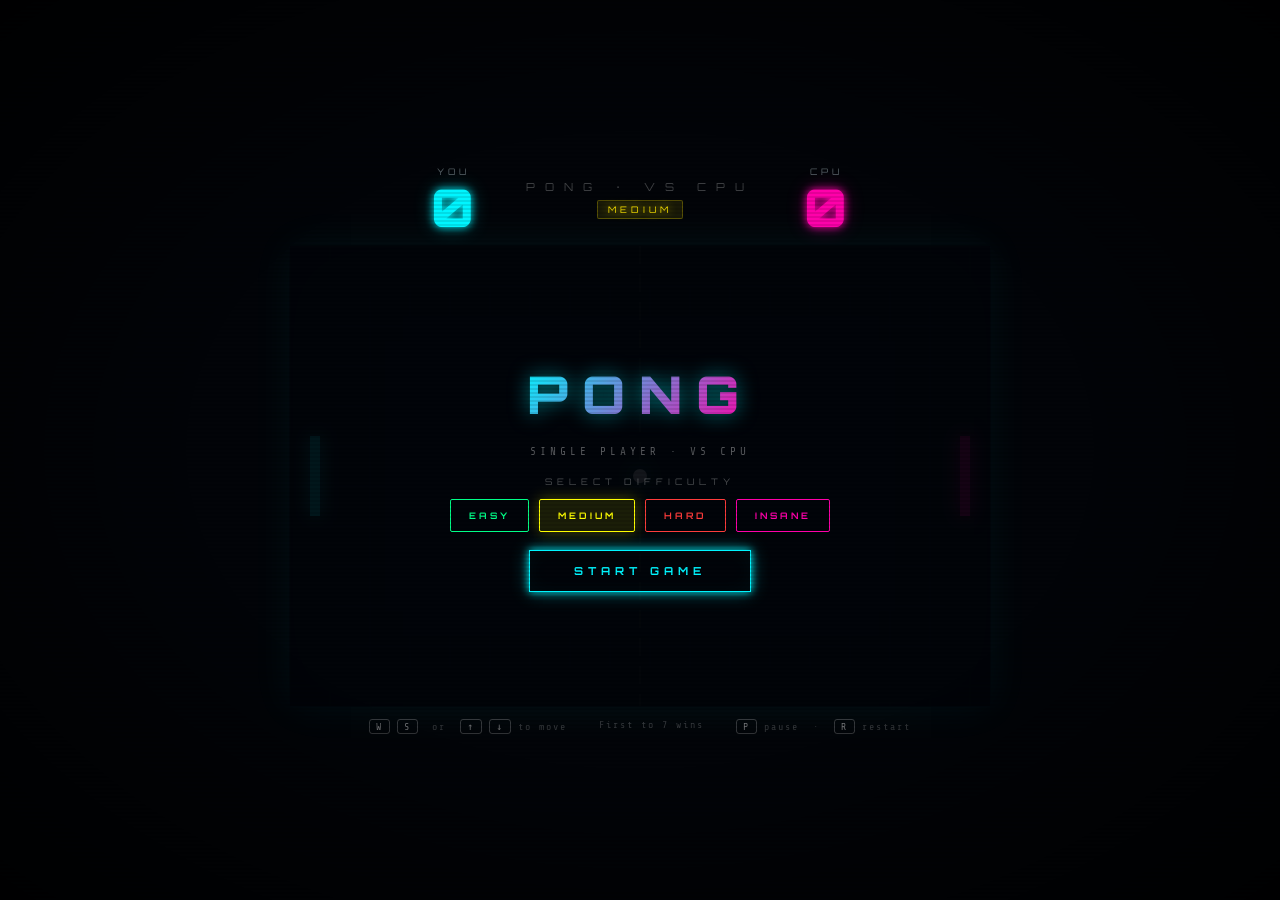
<file: Claude Pong Game/pong-singleplayer.html>
<!DOCTYPE html>
<html lang="en">
<head>
<meta charset="UTF-8">
<meta name="viewport" content="width=device-width, initial-scale=1.0">
<title>PONG — VS CPU</title>
<link href="https://fonts.googleapis.com/css2?family=Share+Tech+Mono&family=Orbitron:wght@400;700;900&display=swap" rel="stylesheet">
<style>
  :root {
    --bg: #020408;
    --court: #030b14;
    --cyan: #00f5ff;
    --magenta: #ff00aa;
    --yellow: #ffe700;
    --green: #00ff88;
    --red: #ff3c3c;
    --glow-cyan: 0 0 8px #00f5ff, 0 0 20px #00f5ff55;
    --glow-mag: 0 0 8px #ff00aa, 0 0 20px #ff00aa55;
  }

  * { margin: 0; padding: 0; box-sizing: border-box; }

  body {
    background: var(--bg);
    display: flex;
    flex-direction: column;
    align-items: center;
    justify-content: center;
    min-height: 100vh;
    overflow: hidden;
    font-family: 'Orbitron', monospace;
    color: #e0f7ff;
    user-select: none;
  }

  /* Scanlines */
  body::before {
    content: '';
    position: fixed;
    inset: 0;
    background: repeating-linear-gradient(0deg, transparent, transparent 2px, rgba(0,0,0,0.1) 2px, rgba(0,0,0,0.1) 4px);
    pointer-events: none;
    z-index: 100;
  }

  /* Vignette */
  body::after {
    content: '';
    position: fixed;
    inset: 0;
    background: radial-gradient(ellipse at center, transparent 50%, rgba(0,0,0,0.8) 100%);
    pointer-events: none;
    z-index: 99;
  }

  #header {
    display: flex;
    align-items: center;
    gap: 32px;
    margin-bottom: 12px;
    z-index: 10;
  }

  .score-block { text-align: center; }

  .score-label {
    font-size: 9px;
    letter-spacing: 4px;
    opacity: 0.4;
    margin-bottom: 4px;
  }

  .score {
    font-size: 52px;
    font-weight: 900;
    letter-spacing: 2px;
    line-height: 1;
    width: 80px;
    text-align: center;
  }

  #score-left  { color: var(--cyan);    text-shadow: var(--glow-cyan); }
  #score-right { color: var(--magenta); text-shadow: var(--glow-mag);  }

  #center-info { text-align: center; }

  #game-title {
    font-size: 11px;
    font-weight: 400;
    letter-spacing: 10px;
    color: rgba(255,255,255,0.25);
  }

  #diff-badge {
    margin-top: 6px;
    font-size: 9px;
    letter-spacing: 4px;
    padding: 3px 10px;
    border-radius: 2px;
    display: inline-block;
    transition: all 0.3s;
  }

  #canvas-wrap { position: relative; z-index: 10; }

  canvas {
    display: block;
    border: 1px solid rgba(0,245,255,0.12);
    box-shadow: 0 0 40px rgba(0,245,255,0.06), 0 0 80px rgba(0,0,0,0.8) inset;
    background: var(--court);
  }

  /* ── OVERLAY ── */
  #overlay {
    position: absolute;
    inset: 0;
    display: flex;
    flex-direction: column;
    align-items: center;
    justify-content: center;
    background: rgba(2,4,8,0.92);
    z-index: 20;
    gap: 18px;
  }

  #overlay h1 {
    font-size: 52px;
    font-weight: 900;
    letter-spacing: 14px;
    background: linear-gradient(135deg, var(--cyan), var(--magenta));
    -webkit-background-clip: text;
    -webkit-text-fill-color: transparent;
    background-clip: text;
    filter: drop-shadow(0 0 10px rgba(0,245,255,0.5));
    animation: flicker 5s infinite;
  }

  #overlay .tagline {
    font-family: 'Share Tech Mono', monospace;
    font-size: 11px;
    letter-spacing: 4px;
    color: rgba(255,255,255,0.35);
  }

  #winner-msg {
    font-size: 13px;
    letter-spacing: 6px;
    font-weight: 700;
    display: none;
  }

  /* Difficulty selector */
  #diff-section { text-align: center; }

  #diff-section label {
    font-size: 9px;
    letter-spacing: 5px;
    color: rgba(255,255,255,0.3);
    display: block;
    margin-bottom: 12px;
  }

  #diff-buttons {
    display: flex;
    gap: 10px;
  }

  .diff-btn {
    padding: 10px 18px;
    background: transparent;
    border: 1px solid;
    font-family: 'Orbitron', monospace;
    font-size: 9px;
    font-weight: 700;
    letter-spacing: 3px;
    cursor: pointer;
    transition: all 0.2s;
    border-radius: 2px;
  }

  .diff-btn[data-d="easy"]   { border-color: var(--green);   color: var(--green);   }
  .diff-btn[data-d="medium"] { border-color: var(--yellow);  color: var(--yellow);  }
  .diff-btn[data-d="hard"]   { border-color: var(--red);     color: var(--red);     }
  .diff-btn[data-d="insane"] { border-color: var(--magenta); color: var(--magenta); }

  .diff-btn.active,
  .diff-btn:hover { filter: brightness(1.4); }
  .diff-btn[data-d="easy"].active   { background: rgba(0,255,136,0.12);  box-shadow: 0 0 14px rgba(0,255,136,0.3);  }
  .diff-btn[data-d="medium"].active { background: rgba(255,231,0,0.1);   box-shadow: 0 0 14px rgba(255,231,0,0.3);  }
  .diff-btn[data-d="hard"].active   { background: rgba(255,60,60,0.12);  box-shadow: 0 0 14px rgba(255,60,60,0.3);  }
  .diff-btn[data-d="insane"].active { background: rgba(255,0,170,0.12);  box-shadow: 0 0 14px rgba(255,0,170,0.3);  }

  #start-btn {
    padding: 13px 44px;
    background: transparent;
    border: 1px solid var(--cyan);
    color: var(--cyan);
    font-family: 'Orbitron', monospace;
    font-size: 11px;
    font-weight: 700;
    letter-spacing: 5px;
    cursor: pointer;
    box-shadow: var(--glow-cyan), inset 0 0 20px rgba(0,245,255,0.04);
    transition: all 0.2s;
  }
  #start-btn:hover {
    background: rgba(0,245,255,0.08);
    box-shadow: 0 0 20px #00f5ff, 0 0 50px #00f5ff44;
  }

  /* Footer hints */
  #footer {
    margin-top: 12px;
    display: flex;
    gap: 32px;
    z-index: 10;
  }
  .hint {
    font-family: 'Share Tech Mono', monospace;
    font-size: 10px;
    letter-spacing: 2px;
    color: rgba(255,255,255,0.2);
    text-align: center;
  }
  .hint kbd {
    display: inline-block;
    border: 1px solid rgba(255,255,255,0.2);
    padding: 1px 6px;
    border-radius: 3px;
    color: rgba(255,255,255,0.45);
    font-family: 'Share Tech Mono', monospace;
    font-size: 10px;
  }

  /* AI thinking indicator */
  #ai-bar {
    position: absolute;
    right: 0; top: 0; bottom: 0;
    width: 3px;
    background: linear-gradient(to bottom, transparent, var(--magenta), transparent);
    opacity: 0;
    transition: opacity 0.3s;
  }

  @keyframes flicker {
    0%,94%,100% { opacity:1; }
    95% { opacity:.8; }
    97% { opacity:1; }
    98% { opacity:.85; }
  }

  @keyframes pulse {
    0%,100% { opacity:.6; }
    50% { opacity:1; }
  }
</style>
</head>
<body>

<div id="header">
  <div class="score-block">
    <div class="score-label">YOU</div>
    <div class="score" id="score-left">0</div>
  </div>
  <div id="center-info">
    <div id="game-title">PONG · VS CPU</div>
    <div id="diff-badge">—</div>
  </div>
  <div class="score-block">
    <div class="score-label">CPU</div>
    <div class="score" id="score-right">0</div>
  </div>
</div>

<div id="canvas-wrap">
  <canvas id="c" width="700" height="460"></canvas>
  <div id="ai-bar"></div>

  <div id="overlay">
    <h1>PONG</h1>
    <div class="tagline">SINGLE PLAYER · VS CPU</div>

    <div id="winner-msg"></div>

    <div id="diff-section">
      <label>SELECT DIFFICULTY</label>
      <div id="diff-buttons">
        <button class="diff-btn" data-d="easy">EASY</button>
        <button class="diff-btn active" data-d="medium">MEDIUM</button>
        <button class="diff-btn" data-d="hard">HARD</button>
        <button class="diff-btn" data-d="insane">INSANE</button>
      </div>
    </div>

    <button id="start-btn">START GAME</button>
  </div>
</div>

<div id="footer">
  <div class="hint"><kbd>W</kbd> <kbd>S</kbd> &nbsp;or&nbsp; <kbd>↑</kbd> <kbd>↓</kbd> to move</div>
  <div class="hint">First to 7 wins</div>
  <div class="hint"><kbd>P</kbd> pause &nbsp;·&nbsp; <kbd>R</kbd> restart</div>
</div>

<script>
const canvas = document.getElementById('c');
const ctx    = canvas.getContext('2d');
const overlay   = document.getElementById('overlay');
const startBtn  = document.getElementById('start-btn');
const winnerMsg = document.getElementById('winner-msg');
const scoreL    = document.getElementById('score-left');
const scoreR    = document.getElementById('score-right');
const diffBadge = document.getElementById('diff-badge');
const aiBar     = document.getElementById('ai-bar');

const W = canvas.width, H = canvas.height;
const WIN_SCORE  = 7;
const PW = 10, PH = 80, BR = 7, MARGIN = 20;
const CYAN = '#00f5ff', MAG = '#ff00aa', WHITE = '#e0f7ff';

// ── DIFFICULTY SETTINGS ──────────────────────────────────────────
const DIFFICULTIES = {
  easy: {
    label: 'EASY', color: '#00ff88',
    aiSpeed:       3.5,   // max px/frame AI moves
    reactionDelay: 18,    // frames before AI reacts to direction change
    errorFactor:   0.55,  // how far from perfect the AI aims (0=perfect,1=random)
    predictionErr: 90,    // pixel error in ball trajectory prediction
    missChance:    0.18,  // probability AI intentionally whiffs
    ballSpeed:     5.0,
  },
  medium: {
    label: 'MEDIUM', color: '#ffe700',
    aiSpeed:       5.2,
    reactionDelay: 10,
    errorFactor:   0.30,
    predictionErr: 45,
    missChance:    0.06,
    ballSpeed:     5.8,
  },
  hard: {
    label: 'HARD', color: '#ff3c3c',
    aiSpeed:       7.5,
    reactionDelay: 4,
    errorFactor:   0.12,
    predictionErr: 18,
    missChance:    0.02,
    ballSpeed:     6.8,
  },
  insane: {
    label: 'INSANE', color: '#ff00aa',
    aiSpeed:       12,
    reactionDelay: 0,
    errorFactor:   0.0,
    predictionErr: 0,
    missChance:    0.0,
    ballSpeed:     7.8,
  },
};

let currentDiff = 'medium';
let state, keys = {}, animId, trails = [];
let paused = false;
let aiTarget = H / 2; // where AI paddle center is heading
let aiReactionTimer = 0;
let aiIntentionalMiss = false;

// ── Difficulty button wiring ──────────────────────────────────────
document.querySelectorAll('.diff-btn').forEach(btn => {
  btn.addEventListener('click', () => {
    document.querySelectorAll('.diff-btn').forEach(b => b.classList.remove('active'));
    btn.classList.add('active');
    currentDiff = btn.dataset.d;
  });
});

// ── Badge helper ─────────────────────────────────────────────────
function updateBadge() {
  const d = DIFFICULTIES[currentDiff];
  diffBadge.textContent = d.label;
  diffBadge.style.color = d.color;
  diffBadge.style.border = `1px solid ${d.color}44`;
  diffBadge.style.background = d.color + '18';
  diffBadge.style.textShadow = `0 0 8px ${d.color}`;
}

// ── Ball reset ────────────────────────────────────────────────────
function resetBall(dir = 1) {
  const d = DIFFICULTIES[currentDiff];
  const angle = (Math.random() * 0.6 - 0.3);
  return {
    x: W / 2, y: H / 2,
    vx: Math.cos(angle) * d.ballSpeed * dir,
    vy: Math.sin(angle) * d.ballSpeed,
  };
}

// ── State init ────────────────────────────────────────────────────
function initState() {
  trails = [];
  aiTarget = H / 2;
  aiReactionTimer = 0;
  aiIntentionalMiss = false;
  return {
    player: { y: H / 2 - PH / 2, score: 0 },
    cpu:    { y: H / 2 - PH / 2, score: 0 },
    ball:   resetBall(Math.random() > 0.5 ? 1 : -1),
    flash:  0,
    hitCount: 0, // for speed progression
  };
}

// ── Predict where ball will cross CPU's x ─────────────────────────
function predictBallY(ball, cfg) {
  let x = ball.x, y = ball.y, vx = ball.vx, vy = ball.vy;
  const targetX = W - MARGIN - PW;
  let steps = 0;
  while (x < targetX && steps < 600) {
    x += vx; y += vy; steps++;
    if (y - BR <= 0)  { y = BR;     vy *= -1; }
    if (y + BR >= H)  { y = H - BR; vy *= -1; }
  }
  // Add prediction error
  const err = (Math.random() * 2 - 1) * cfg.predictionErr;
  return Math.max(0, Math.min(H, y + err));
}

// ── AI update ────────────────────────────────────────────────────
function updateAI() {
  const cfg = DIFFICULTIES[currentDiff];
  const s   = state;
  const b   = s.ball;

  // Only track ball when it's coming toward AI
  if (b.vx > 0) {
    aiReactionTimer++;
    if (aiReactionTimer >= cfg.reactionDelay) {
      aiReactionTimer = 0;

      // Decide intentional miss?
      if (Math.random() < cfg.missChance) {
        aiIntentionalMiss = true;
        aiTarget = Math.random() > 0.5 ? 20 : H - 20; // go to wrong corner
      } else {
        aiIntentionalMiss = false;
        const predictedY = predictBallY(b, cfg);
        // Error factor: blend predicted vs random
        const randY = Math.random() * H;
        aiTarget = predictedY * (1 - cfg.errorFactor) + randY * cfg.errorFactor;
        // Aim for center of paddle to land on predicted point
        aiTarget -= PH / 2;
      }
    }
  } else {
    // Ball moving away — slowly return to center
    if (!aiIntentionalMiss) {
      aiTarget = H / 2 - PH / 2 + (Math.random() - 0.5) * 40;
    }
  }

  // Move toward target
  const cpuCenter = s.cpu.y + PH / 2;
  const targetCenter = aiTarget + PH / 2;
  const diff = targetCenter - cpuCenter;
  const move = Math.min(Math.abs(diff), cfg.aiSpeed) * Math.sign(diff);
  s.cpu.y = Math.max(0, Math.min(H - PH, s.cpu.y + move));
}

// ── Draw helpers ─────────────────────────────────────────────────
function glowRect(x, y, w, h, color, blur = 16) {
  ctx.save();
  ctx.shadowBlur = blur;
  ctx.shadowColor = color;
  ctx.fillStyle = color;
  ctx.fillRect(x, y, w, h);
  ctx.restore();
}

function drawNet() {
  const segH = 18, gap = 10, x = W / 2 - 1;
  ctx.save();
  ctx.shadowBlur = 6;
  ctx.shadowColor = 'rgba(255,255,255,0.12)';
  ctx.fillStyle = 'rgba(255,255,255,0.10)';
  for (let y = 0; y < H; y += segH + gap) ctx.fillRect(x, y, 2, segH);
  ctx.restore();
}

function drawBall(b) {
  const col = b.vx > 0 ? MAG : CYAN;
  trails.forEach((t, i) => {
    const a = (i / trails.length) * 0.3;
    const r = BR * (i / trails.length) * 0.8;
    ctx.beginPath();
    ctx.arc(t.x, t.y, r, 0, Math.PI * 2);
    ctx.fillStyle = col + Math.floor(a * 255).toString(16).padStart(2,'0');
    ctx.fill();
  });
  ctx.save();
  ctx.shadowBlur = 24;
  ctx.shadowColor = col;
  ctx.fillStyle = WHITE;
  ctx.beginPath();
  ctx.arc(b.x, b.y, BR, 0, Math.PI * 2);
  ctx.fill();
  ctx.restore();
}

function drawPauseText() {
  ctx.save();
  ctx.fillStyle = 'rgba(0,245,255,0.7)';
  ctx.font = '700 14px Orbitron';
  ctx.letterSpacing = '8px';
  ctx.textAlign = 'center';
  ctx.shadowBlur = 12;
  ctx.shadowColor = CYAN;
  ctx.fillText('PAUSED', W / 2, H / 2);
  ctx.restore();
}

function draw() {
  ctx.clearRect(0, 0, W, H);

  // Grid bg
  ctx.save();
  ctx.strokeStyle = 'rgba(0,245,255,0.022)';
  ctx.lineWidth = 1;
  for (let x = 0; x < W; x += 40) { ctx.beginPath(); ctx.moveTo(x,0); ctx.lineTo(x,H); ctx.stroke(); }
  for (let y = 0; y < H; y += 40) { ctx.beginPath(); ctx.moveTo(0,y); ctx.lineTo(W,y); ctx.stroke(); }
  ctx.restore();

  // Flash
  if (state.flash > 0) {
    ctx.save();
    ctx.globalAlpha = Math.min(state.flash / 12, 0.22);
    ctx.fillStyle = WHITE;
    ctx.fillRect(0, 0, W, H);
    ctx.restore();
    state.flash--;
  }

  drawNet();

  // Player paddle (cyan / left)
  glowRect(MARGIN, state.player.y, PW, PH, CYAN, 18);

  // CPU paddle (magenta / right)
  glowRect(W - MARGIN - PW, state.cpu.y, PW, PH, MAG, 18);

  drawBall(state.ball);

  if (paused) drawPauseText();
}

// ── Game tick ─────────────────────────────────────────────────────
function tick() {
  if (paused) { draw(); animId = requestAnimationFrame(tick); return; }
  if (!state) return;

  const s = state;
  const b = s.ball;

  // Player movement
  const PSPD = 7;
  if (keys['w'] || keys['W'] || keys['ArrowUp'])   s.player.y = Math.max(0, s.player.y - PSPD);
  if (keys['s'] || keys['S'] || keys['ArrowDown'])  s.player.y = Math.min(H - PH, s.player.y + PSPD);

  // AI
  updateAI();

  // Trail
  trails.push({ x: b.x, y: b.y });
  if (trails.length > 14) trails.shift();

  // Move ball
  b.x += b.vx;
  b.y += b.vy;

  // Wall bounce
  if (b.y - BR <= 0)  { b.y = BR;     b.vy *= -1; }
  if (b.y + BR >= H)  { b.y = H - BR; b.vy *= -1; }

  function hitPaddle(px, py) {
    return b.x + BR > px && b.x - BR < px + PW &&
           b.y + BR > py && b.y - BR < py + PH;
  }

  const MAX_SPEED = 16;

  // Player paddle collision
  if (b.vx < 0 && hitPaddle(MARGIN, s.player.y)) {
    b.x = MARGIN + PW + BR;
    const rel = (b.y - (s.player.y + PH / 2)) / (PH / 2);
    const angle = rel * 1.15;
    const spd = Math.min(Math.hypot(b.vx, b.vy) * 1.05, MAX_SPEED);
    b.vx =  Math.cos(angle) * spd;
    b.vy =  Math.sin(angle) * spd;
    s.flash = 8;
    s.hitCount++;
    aiIntentionalMiss = false; // re-evaluate
  }

  // CPU paddle collision
  if (b.vx > 0 && hitPaddle(W - MARGIN - PW, s.cpu.y)) {
    b.x = W - MARGIN - PW - BR;
    const rel = (b.y - (s.cpu.y + PH / 2)) / (PH / 2);
    const angle = Math.PI - rel * 1.15;
    const spd = Math.min(Math.hypot(b.vx, b.vy) * 1.05, MAX_SPEED);
    b.vx = Math.cos(angle) * spd;
    b.vy = Math.sin(angle) * spd;
    s.flash = 8;
    s.hitCount++;
  }

  // Score
  if (b.x < 0) {
    s.cpu.score++;
    updateScores();
    trails = [];
    aiIntentionalMiss = false;
    if (s.cpu.score >= WIN_SCORE) { endGame('cpu'); return; }
    Object.assign(s.ball, resetBall(1));
  }
  if (b.x > W) {
    s.player.score++;
    updateScores();
    trails = [];
    aiIntentionalMiss = false;
    if (s.player.score >= WIN_SCORE) { endGame('player'); return; }
    Object.assign(s.ball, resetBall(-1));
  }

  draw();
  animId = requestAnimationFrame(tick);
}

// ── Score update ─────────────────────────────────────────────────
function updateScores() {
  scoreL.textContent = state.player.score;
  scoreR.textContent = state.cpu.score;
}

// ── End game ──────────────────────────────────────────────────────
function endGame(who) {
  cancelAnimationFrame(animId);
  draw();
  winnerMsg.style.display = 'block';
  if (who === 'player') {
    winnerMsg.textContent = 'YOU WIN!';
    winnerMsg.style.color = CYAN;
    winnerMsg.style.textShadow = '0 0 10px #00f5ff, 0 0 30px #00f5ff55';
  } else {
    winnerMsg.textContent = 'CPU WINS';
    winnerMsg.style.color = MAG;
    winnerMsg.style.textShadow = '0 0 10px #ff00aa, 0 0 30px #ff00aa55';
  }
  startBtn.textContent = 'PLAY AGAIN';
  overlay.style.display = 'flex';
}

// ── Start / restart ───────────────────────────────────────────────
function startGame() {
  if (animId) cancelAnimationFrame(animId);
  paused = false;
  winnerMsg.style.display = 'none';
  winnerMsg.textContent = '';
  startBtn.textContent = 'START GAME';
  state = initState();
  updateScores();
  updateBadge();
  overlay.style.display = 'none';
  tick();
}

// ── Controls ──────────────────────────────────────────────────────
startBtn.addEventListener('click', startGame);

document.addEventListener('keydown', e => {
  keys[e.key] = true;
  if (['ArrowUp','ArrowDown',' '].includes(e.key)) e.preventDefault();

  if ((e.key === 'p' || e.key === 'P') && state && overlay.style.display === 'none') {
    paused = !paused;
  }
  if ((e.key === 'r' || e.key === 'R') && state) {
    startGame();
  }
});
document.addEventListener('keyup', e => { keys[e.key] = false; });

// ── Initial render ────────────────────────────────────────────────
state = initState();
updateBadge();
draw();
</script>
</body>
</html>
</file>
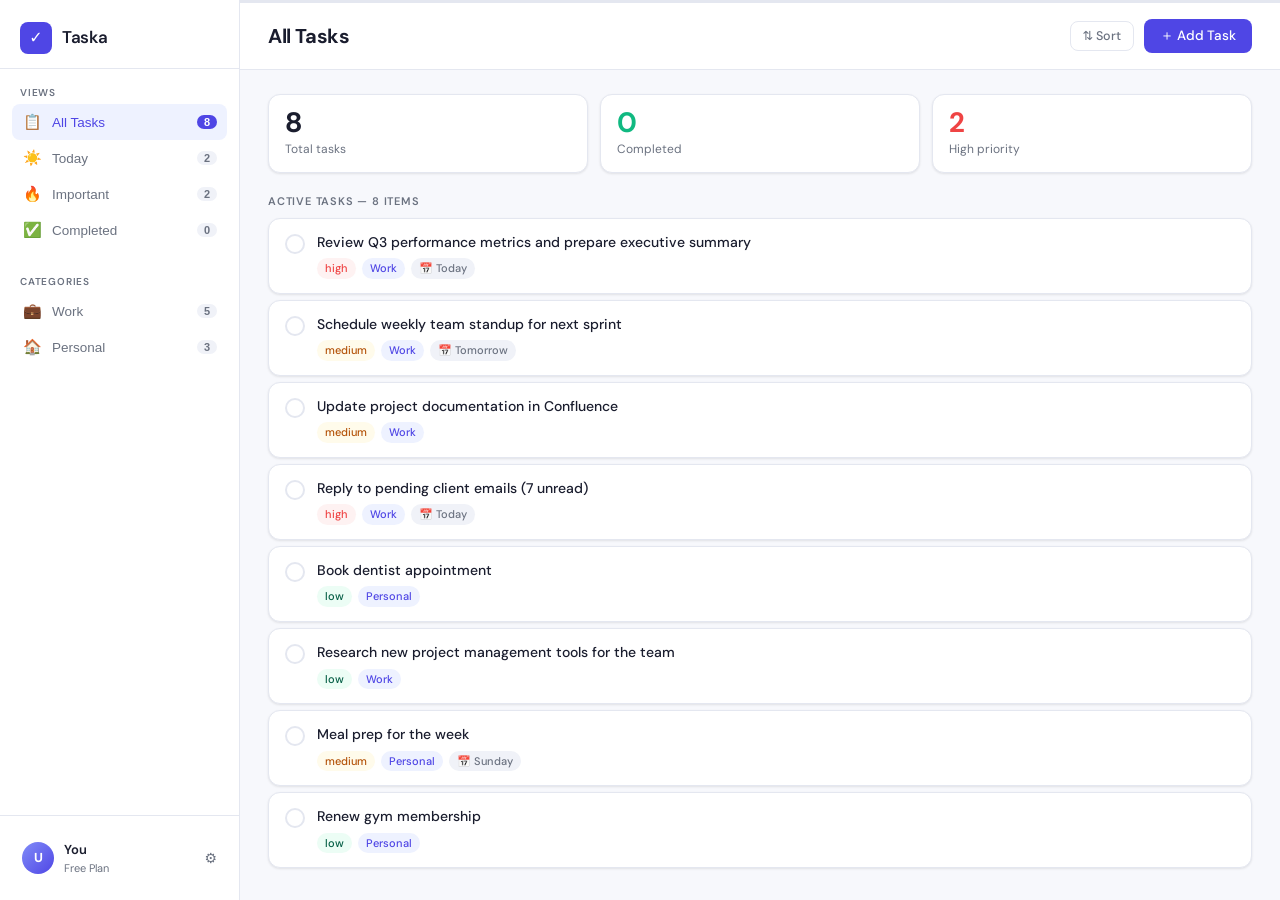
<file: Prank Website/totally-normal-tasks.html>
<!DOCTYPE html>
<html lang="en">
<head>
<meta charset="UTF-8">
<meta name="viewport" content="width=device-width, initial-scale=1.0">
<title>Taska — Your Smart Task Manager</title>
<link rel="preconnect" href="https://fonts.googleapis.com">
<link href="https://fonts.googleapis.com/css2?family=DM+Sans:ital,opsz,wght@0,9..40,300;0,9..40,400;0,9..40,500;0,9..40,600;0,9..40,700;1,9..40,400&display=swap" rel="stylesheet">
<style>
/* ══════════════════════════════════
   RESET & VARIABLES
══════════════════════════════════ */
*, *::before, *::after { box-sizing: border-box; margin: 0; padding: 0; }
html, body { height: 100%; }

:root {
  --bg:           #F7F8FC;
  --surface:      #FFFFFF;
  --surface-2:    #F0F2F8;
  --border:       #E4E7F0;
  --text:         #1A1D2E;
  --muted:        #6B7280;
  --accent:       #4F46E5;
  --accent-lt:    #EEF2FF;
  --accent-hov:   #4338CA;
  --green:        #10B981;
  --green-lt:     #ECFDF5;
  --red:          #EF4444;
  --red-lt:       #FEF2F2;
  --amber:        #F59E0B;
  --amber-lt:     #FFFBEB;
  --r:            12px;
  --r-sm:         8px;
  --sh:           0 1px 3px rgba(0,0,0,.06),0 1px 2px rgba(0,0,0,.04);
  --sh-md:        0 4px 16px rgba(0,0,0,.08),0 2px 6px rgba(0,0,0,.04);
  --sh-lg:        0 20px 60px rgba(0,0,0,.12),0 4px 16px rgba(0,0,0,.06);
  --t:            140ms ease;
  --sw:           240px;
}

body {
  font-family: 'DM Sans', system-ui, sans-serif;
  background: var(--bg);
  color: var(--text);
  font-size: 14px;
  line-height: 1.5;
  -webkit-font-smoothing: antialiased;
}

/* ══════════════════════════════════
   LAYOUT
══════════════════════════════════ */
#app { display: flex; height: 100vh; overflow: hidden; }

/* ── Sidebar ── */
#sidebar {
  width: var(--sw);
  background: var(--surface);
  border-right: 1px solid var(--border);
  display: flex;
  flex-direction: column;
  flex-shrink: 0;
  height: 100vh;
  overflow-y: auto;
  transition: transform .3s ease;
  z-index: 10;
}

.sidebar-logo {
  padding: 22px 20px 14px;
  display: flex;
  align-items: center;
  gap: 10px;
  border-bottom: 1px solid var(--border);
}

.logo-mark {
  width: 32px; height: 32px;
  background: var(--accent);
  border-radius: 8px;
  display: flex; align-items: center; justify-content: center;
  color: #fff;
  font-size: 16px;
  font-weight: 700;
  flex-shrink: 0;
}

.logo-name { font-size: 17px; font-weight: 600; letter-spacing: -.3px; }

.sidebar-section { padding: 10px 12px; }

.section-lbl {
  font-size: 10px;
  font-weight: 600;
  letter-spacing: .8px;
  text-transform: uppercase;
  color: var(--muted);
  padding: 6px 8px 4px;
}

.nav-item {
  display: flex; align-items: center; gap: 10px;
  padding: 9px 10px;
  border-radius: var(--r-sm);
  cursor: pointer;
  color: var(--muted);
  font-weight: 500;
  font-size: 13.5px;
  width: 100%;
  background: none; border: none; text-align: left;
  transition: background var(--t), color var(--t);
}
.nav-item:hover { background: var(--surface-2); color: var(--text); }
.nav-item.active { background: var(--accent-lt); color: var(--accent); }
.nav-icon { font-size: 15px; width: 20px; text-align: center; }
.nav-badge {
  margin-left: auto;
  background: var(--surface-2);
  color: var(--muted);
  font-size: 11px; font-weight: 600;
  padding: 1px 7px; border-radius: 20px;
}
.nav-item.active .nav-badge { background: var(--accent); color: #fff; }

.sidebar-footer {
  margin-top: auto;
  padding: 14px 12px;
  border-top: 1px solid var(--border);
}

.user-card {
  display: flex; align-items: center; gap: 10px;
  padding: 10px;
  border-radius: var(--r-sm);
  cursor: pointer;
  transition: background var(--t);
}
.user-card:hover { background: var(--surface-2); }

.avatar {
  width: 32px; height: 32px; border-radius: 50%;
  background: linear-gradient(135deg, #818CF8, #4F46E5);
  display: flex; align-items: center; justify-content: center;
  color: #fff; font-weight: 700; font-size: 13px;
  flex-shrink: 0;
}
.u-name { font-size: 13px; font-weight: 600; }
.u-plan { font-size: 11px; color: var(--muted); }

/* ── Main ── */
#main { flex: 1; display: flex; flex-direction: column; overflow: hidden; min-width: 0; }

.top-bar {
  height: 3px; background: var(--border); flex-shrink: 0; overflow: hidden;
}
.top-bar-fill {
  height: 100%;
  background: linear-gradient(90deg, var(--accent), #818CF8);
  transition: width .5s ease;
}

#main-header {
  background: var(--surface);
  border-bottom: 1px solid var(--border);
  padding: 16px 28px;
  display: flex; align-items: center; justify-content: space-between;
  flex-shrink: 0;
  gap: 12px;
}

.page-title { font-size: 20px; font-weight: 700; letter-spacing: -.4px; }

.header-right { display: flex; gap: 10px; align-items: center; }

/* ── Buttons ── */
.btn {
  display: inline-flex; align-items: center; gap: 6px;
  padding: 8px 16px;
  border-radius: var(--r-sm);
  font-family: inherit;
  font-size: 13.5px; font-weight: 500;
  cursor: pointer; border: none;
  transition: all var(--t);
  white-space: nowrap;
}
.btn-primary { background: var(--accent); color: #fff; }
.btn-primary:hover { background: var(--accent-hov); transform: translateY(-1px); box-shadow: 0 4px 12px rgba(79,70,229,.3); }
.btn-ghost { background: transparent; color: var(--muted); border: 1px solid var(--border); }
.btn-ghost:hover { background: var(--surface-2); color: var(--text); }
.btn-sm { padding: 6px 12px; font-size: 12.5px; }
.btn-danger { background: var(--red-lt); color: var(--red); }
.btn-danger:hover { background: var(--red); color: #fff; }

.icon-btn {
  width: 28px; height: 28px;
  border: none; background: none; border-radius: 6px;
  cursor: pointer;
  display: flex; align-items: center; justify-content: center;
  font-size: 14px;
  color: var(--muted);
  transition: background var(--t), color var(--t);
}
.icon-btn:hover { background: var(--surface-2); color: var(--text); }
.icon-btn.del:hover { background: var(--red-lt); color: var(--red); }

/* ── Content ── */
#content { flex: 1; overflow-y: auto; padding: 24px 28px; }

/* Stats */
.stats-grid {
  display: grid;
  grid-template-columns: repeat(3, 1fr);
  gap: 12px;
  margin-bottom: 20px;
}
.stat-card {
  background: var(--surface);
  border: 1px solid var(--border);
  border-radius: var(--r);
  padding: 14px 16px;
  box-shadow: var(--sh);
  cursor: default;
}
.stat-val { font-size: 28px; font-weight: 700; letter-spacing: -.5px; line-height: 1; }
.stat-lbl { font-size: 12px; color: var(--muted); margin-top: 3px; }

/* Add form */
.add-form-card {
  background: var(--surface);
  border: 1.5px solid var(--accent);
  border-radius: var(--r);
  padding: 16px;
  margin-bottom: 16px;
  box-shadow: 0 0 0 3px rgba(79,70,229,.08);
  display: none;
}
.add-form-card.open { display: block; animation: slideDown .15s ease; }

@keyframes slideDown {
  from { opacity:0; transform:translateY(-6px); }
  to   { opacity:1; transform:translateY(0); }
}
@keyframes fadeIn    { from{opacity:0} to{opacity:1} }
@keyframes popIn     { from{opacity:0;transform:scale(.92) translateY(8px)} to{opacity:1;transform:scale(1) translateY(0)} }
@keyframes slideUp   { from{opacity:0;transform:translateY(16px)} to{opacity:1;transform:translateY(0)} }
@keyframes shake     { 0%,100%{transform:translateX(0)} 20%,60%{transform:translateX(-5px)} 40%,80%{transform:translateX(5px)} }

.form-row   { display:flex; gap:10px; flex-wrap:wrap; align-items:flex-end; }
.form-grp   { display:flex; flex-direction:column; gap:4px; flex:1; min-width:130px; }
.form-lbl   { font-size:11px; font-weight:600; text-transform:uppercase; letter-spacing:.5px; color:var(--muted); }
.form-input,.form-select {
  padding:9px 12px;
  border:1px solid var(--border);
  border-radius:var(--r-sm);
  font-family:inherit; font-size:13.5px; color:var(--text);
  background:var(--surface); outline:none; width:100%;
  transition:border-color var(--t),box-shadow var(--t);
}
.form-input:focus,.form-select:focus {
  border-color:var(--accent);
  box-shadow:0 0 0 2px rgba(79,70,229,.12);
}
.form-btns { display:flex; gap:8px; margin-top:12px; }

/* Task list */
.list-lbl {
  font-size:11px; font-weight:600;
  text-transform:uppercase; letter-spacing:.8px;
  color:var(--muted);
  margin:16px 0 8px;
}
.task-list { display:flex; flex-direction:column; gap:6px; }

.task-item {
  background:var(--surface);
  border:1px solid var(--border);
  border-radius:var(--r);
  padding:14px 16px;
  display:flex; align-items:flex-start; gap:12px;
  box-shadow:var(--sh);
  transition:box-shadow var(--t),border-color var(--t);
  position:relative;
}
.task-item:hover { box-shadow:var(--sh-md); border-color:#D1D5E8; }
.task-item:hover .task-acts { opacity:1; }

.check-ring {
  width:20px; height:20px;
  border:2px solid var(--border); border-radius:50%;
  background:none; cursor:pointer; flex-shrink:0; margin-top:1px;
  display:flex; align-items:center; justify-content:center;
  transition:all var(--t);
}
.check-ring:hover { border-color:var(--green); background:var(--green-lt); }
.check-ring.done  { border-color:var(--green); background:var(--green); }

.task-body { flex:1; min-width:0; }
.task-title { font-size:14px; font-weight:500; line-height:1.4; }
.task-title.done { text-decoration:line-through; color:var(--muted); }
.task-tags { display:flex; flex-wrap:wrap; gap:6px; margin-top:6px; }

.tag {
  font-size:11px; font-weight:500;
  padding:2px 8px; border-radius:20px;
}
.t-high   { background:var(--red-lt);   color:var(--red); }
.t-medium { background:var(--amber-lt); color:#B45309; }
.t-low    { background:var(--green-lt); color:#065F46; }
.t-cat    { background:var(--accent-lt);color:var(--accent); }
.t-date   { background:var(--surface-2);color:var(--muted); }

.task-acts { display:flex; gap:4px; opacity:0; transition:opacity var(--t); flex-shrink:0; }

/* Inline edit form */
.edit-form { display:none; flex-direction:column; gap:10px; width:100%; }
.edit-form.open { display:flex; }

/* Empty state */
.empty {
  text-align:center; padding:60px 20px; color:var(--muted);
}
.empty-ico { font-size:48px; margin-bottom:12px; }
.empty-ttl { font-size:16px; font-weight:600; color:var(--text); margin-bottom:6px; }

/* ── Overlays ── */
.backdrop {
  position:fixed; inset:0;
  background:rgba(15,15,25,.6);
  backdrop-filter:blur(4px);
  z-index:2000;
  display:flex; align-items:center; justify-content:center;
  padding:20px;
  animation:fadeIn .15s ease;
}
.backdrop.hidden { display:none; }

.modal {
  background:var(--surface);
  border-radius:16px;
  box-shadow:var(--sh-lg);
  width:100%; max-width:440px;
  overflow:hidden;
  animation:popIn .2s ease;
}

/* Cat overlay */
#cat-modal { max-width:480px; text-align:center; }

.cat-hd { padding:20px 24px 0; }
.cat-hd h2 { font-size:15px; font-weight:700; letter-spacing:-.2px; }
.cat-hd p  { font-size:12px; color:var(--muted); margin-top:2px; }

.cat-img-wrap {
  margin:14px 0 0;
  height:260px; overflow:hidden;
  background:var(--surface-2);
  position:relative;
}
.cat-img-wrap img { width:100%; height:100%; object-fit:cover; display:none; }
.cat-spinner {
  position:absolute; inset:0;
  display:flex; align-items:center; justify-content:center;
  font-size:40px;
  animation:none;
}

.cat-cap  { padding:12px 24px 4px; font-size:13px; color:var(--muted); font-style:italic; }
.cat-foot { padding:14px 24px 20px; }

/* Convince overlay */
.conv-hd { padding:24px 24px 0; }
.sys-badge {
  font-size:10px; font-weight:700; letter-spacing:1px; text-transform:uppercase;
  color:var(--accent); background:var(--accent-lt);
  padding:3px 10px; border-radius:20px;
  display:inline-block; margin-bottom:8px;
}
.conv-hd h2 { font-size:17px; font-weight:700; letter-spacing:-.3px; margin-bottom:6px; }
.conv-hd p  { font-size:13px; color:var(--muted); line-height:1.55; }

.conv-body { padding:16px 24px; }
.conv-body textarea {
  width:100%; padding:12px;
  border:1.5px solid var(--border);
  border-radius:var(--r-sm);
  font-family:inherit; font-size:13.5px; color:var(--text);
  resize:none; height:100px; outline:none;
  transition:border-color var(--t);
}
.conv-body textarea:focus { border-color:var(--accent); box-shadow:0 0 0 2px rgba(79,70,229,.1); }
.conv-body textarea.shake { animation:shake .35s ease; border-color:var(--red); }

#conv-result {
  display:none;
  margin-top:10px; padding:10px 12px;
  border-radius:var(--r-sm); font-size:13px;
}
#conv-result.deny { display:block; background:var(--red-lt); color:var(--red); border:1px solid #FECACA; }

.conv-ft { padding:0 24px 20px; display:flex; gap:8px; justify-content:flex-end; }

/* Cookie banner */
#cookie-popup {
  position:fixed; bottom:24px; right:24px;
  width:360px; max-width:calc(100vw - 32px);
  background:var(--surface);
  border:1px solid var(--border);
  border-radius:var(--r);
  box-shadow:var(--sh-lg);
  z-index:3000;
  padding:20px;
  display:none;
  animation:slideUp .25s ease;
}
#cookie-popup.show { display:block; }

.ck-ico  { font-size:28px; margin-bottom:8px; }
.ck-ttl  { font-size:14px; font-weight:700; margin-bottom:6px; }
.ck-body { font-size:12.5px; color:var(--muted); line-height:1.55; margin-bottom:14px; }
.ck-reaffirm {
  font-size:11.5px; color:var(--accent); font-weight:500;
  margin-bottom:12px; padding:8px 10px;
  background:var(--accent-lt); border-radius:6px;
  display:none;
}
.ck-reaffirm.show { display:block; }
.ck-btns { display:flex; gap:8px; }

/* Chaos banner */
#chaos-banner {
  background:linear-gradient(135deg,#4F46E5,#7C3AED);
  color:#fff;
  padding:10px 20px;
  font-size:13px; font-weight:500;
  display:none; align-items:center; gap:8px;
  flex-shrink:0;
}
#chaos-banner.show { display:flex; }

#close-banner {
  margin-left:auto;
  background:none; border:none;
  color:rgba(255,255,255,.7); cursor:pointer;
  font-size:20px; line-height:1; padding:0 4px;
}

/* ── Chaos layout mode ── */
body.chaos #app          { flex-direction:row-reverse; }
body.chaos #sidebar      { border-right:none; border-left:1px solid var(--border); }
body.chaos #main-header  { flex-direction:row-reverse; }
body.chaos .task-list    { flex-direction:column-reverse; }
body.chaos .stats-grid   { direction:rtl; }
body.chaos .task-tags    { flex-direction:row-reverse; }
body.chaos .task-acts    { opacity:1; }
body.chaos .header-right { flex-direction:row-reverse; }

/* Mobile */
.menu-btn {
  display:none; background:none; border:none;
  font-size:22px; cursor:pointer; color:var(--text);
  padding:4px; margin-right:8px;
}
@media(max-width:680px){
  #sidebar {
    position:fixed; top:0; left:0; bottom:0; width:260px;
    transform:translateX(-100%); z-index:500;
    border-right:1px solid var(--border) !important;
    border-left:none !important;
  }
  #sidebar.open { transform:translateX(0) !important; }
  body.chaos #sidebar { left:auto; right:0; transform:translateX(100%); }
  .menu-btn     { display:flex; }
  #main-header  { padding:14px 16px; }
  #content      { padding:16px; }
  .stats-grid   { gap:8px; }
  .stat-val     { font-size:22px; }
}
</style>
</head>

<body>

<!-- ╔══ CHAOS BANNER (shown 20% of the time) ══╗ -->
<div id="chaos-banner">
  <span>🧪</span>
  <span>We're experimenting with an exciting new layout! Give us your feedback in your newly assigned task.</span>
  <button id="close-banner" class="no-cat">×</button>
</div>

<!-- ╔══ APP SHELL ══╗ -->
<div id="app">

  <!-- SIDEBAR -->
  <nav id="sidebar">
    <div class="sidebar-logo">
      <div class="logo-mark">✓</div>
      <span class="logo-name">Taska</span>
    </div>

    <div class="sidebar-section">
      <div class="section-lbl">Views</div>
      <button class="nav-item active" data-filter="all">
        <span class="nav-icon">📋</span> All Tasks
        <span class="nav-badge" id="cnt-all">0</span>
      </button>
      <button class="nav-item" data-filter="today">
        <span class="nav-icon">☀️</span> Today
        <span class="nav-badge" id="cnt-today">0</span>
      </button>
      <button class="nav-item" data-filter="important">
        <span class="nav-icon">🔥</span> Important
        <span class="nav-badge" id="cnt-imp">0</span>
      </button>
      <button class="nav-item" data-filter="done">
        <span class="nav-icon">✅</span> Completed
        <span class="nav-badge" id="cnt-done">0</span>
      </button>
    </div>

    <div class="sidebar-section">
      <div class="section-lbl">Categories</div>
      <button class="nav-item" data-filter="Work">
        <span class="nav-icon">💼</span> Work
        <span class="nav-badge" id="cnt-work">0</span>
      </button>
      <button class="nav-item" data-filter="Personal">
        <span class="nav-icon">🏠</span> Personal
        <span class="nav-badge" id="cnt-pers">0</span>
      </button>
    </div>

    <div class="sidebar-footer">
      <div class="user-card">
        <div class="avatar">U</div>
        <div>
          <div class="u-name">You</div>
          <div class="u-plan">Free Plan</div>
        </div>
        <span style="color:var(--muted);font-size:14px;margin-left:auto;">⚙️</span>
      </div>
    </div>
  </nav>

  <!-- MAIN -->
  <div id="main">
    <div class="top-bar"><div class="top-bar-fill" id="prog"></div></div>

    <header id="main-header">
      <div style="display:flex;align-items:center;gap:4px">
        <button class="menu-btn no-cat" id="menu-btn">☰</button>
        <h1 class="page-title" id="page-title">All Tasks</h1>
      </div>
      <div class="header-right">
        <button class="btn btn-ghost btn-sm" id="sort-btn">⇅ Sort</button>
        <button class="btn btn-primary submit-btn" id="add-task-btn">＋ Add Task</button>
      </div>
    </header>

    <div id="content">

      <!-- Stats cards -->
      <div class="stats-grid" id="stats-grid">
        <div class="stat-card">
          <div class="stat-val" id="s-total">0</div>
          <div class="stat-lbl">Total tasks</div>
        </div>
        <div class="stat-card">
          <div class="stat-val" id="s-done" style="color:var(--green)">0</div>
          <div class="stat-lbl">Completed</div>
        </div>
        <div class="stat-card">
          <div class="stat-val" id="s-high" style="color:var(--red)">0</div>
          <div class="stat-lbl">High priority</div>
        </div>
      </div>

      <!-- Add task form -->
      <div class="add-form-card" id="add-form">
        <div class="form-row">
          <div class="form-grp" style="flex:2;min-width:180px">
            <label class="form-lbl">Task title</label>
            <input type="text" class="form-input" id="f-title" placeholder="What needs to be done?">
          </div>
          <div class="form-grp">
            <label class="form-lbl">Priority</label>
            <select class="form-select" id="f-pri">
              <option value="low">Low</option>
              <option value="medium" selected>Medium</option>
              <option value="high">High</option>
            </select>
          </div>
          <div class="form-grp">
            <label class="form-lbl">Category</label>
            <select class="form-select" id="f-cat">
              <option value="Work">Work</option>
              <option value="Personal">Personal</option>
            </select>
          </div>
          <div class="form-grp">
            <label class="form-lbl">Due date</label>
            <input type="text" class="form-input" id="f-due" placeholder="e.g. Today…">
          </div>
        </div>
        <div class="form-btns">
          <button class="btn btn-primary submit-btn" id="confirm-add">Add Task</button>
          <button class="btn btn-ghost no-cat" id="cancel-add">Cancel</button>
        </div>
      </div>

      <!-- Task list -->
      <div id="task-wrap"></div>
    </div>
  </div>
</div>

<!-- ╔══ CAT MEME OVERLAY ══╗ -->
<div class="backdrop hidden" id="cat-back">
  <div class="modal" id="cat-modal">
    <div class="cat-hd">
      <h2>One sec… We thought you might find this interesting 🐱</h2>
      <p>Your request is being processed. Please hold.</p>
    </div>
    <div class="cat-img-wrap">
      <div class="cat-spinner" id="cat-spin">🐾</div>
      <img id="cat-img" alt="cat" onload="this.style.display='block';document.getElementById('cat-spin').style.display='none'">
    </div>
    <div class="cat-cap" id="cat-cap"></div>
    <div class="cat-foot">
      <button class="btn btn-primary no-cat" style="width:100%" id="cat-close">Got it, continue →</button>
    </div>
  </div>
</div>

<!-- ╔══ CONVINCE SYSTEM OVERLAY ══╗ -->
<div class="backdrop hidden" id="conv-back">
  <div class="modal">
    <div class="conv-hd">
      <span class="sys-badge">🔒 System™ Verification Required</span>
      <h2>Justify your completion claim</h2>
      <p>The System™ requires written justification before a task may be marked complete. Insufficient reasoning will trigger corrective action from HR.</p>
    </div>
    <div class="conv-body">
      <textarea id="conv-input" placeholder="Convince The System™ this task is truly, genuinely, and wholeheartedly complete…"></textarea>
      <div id="conv-result"></div>
    </div>
    <div class="conv-ft">
      <button class="btn btn-ghost no-cat" id="conv-cancel">Never Mind</button>
      <button class="btn btn-primary submit-btn" id="conv-submit">Submit My Case</button>
    </div>
  </div>
</div>

<!-- ╔══ COOKIE CONSENT ══╗ -->
<div id="cookie-popup">
  <div class="ck-ico">🍪</div>
  <div class="ck-ttl">We value your privacy</div>
  <div class="ck-body">Taska uses cookies to deliver a personalized, seamless, and optimized task experience. By continuing, you agree to our use of cookies, pixel trackers, behavioral analytics, cross-session memory, and other helpful technologies.</div>
  <div class="ck-reaffirm" id="ck-reaffirm">ℹ️ It's important for us to reaffirm your consent about this matter.</div>
  <div class="ck-btns">
    <button class="btn btn-primary no-cat" id="ck-accept" style="flex:1">Accept All</button>
    <button class="btn btn-ghost no-cat" id="ck-decline">Decline</button>
  </div>
</div>

<script>
// ██████████████████████████████████████████████
//   TASKA · TOTAL CHAOS EDITION
// ██████████████████████████████████████████████

// ── State ──────────────────────────────────────
let tasks = [
  { id:1, title:"Review Q3 performance metrics and prepare executive summary",  priority:"high",   cat:"Work",     due:"Today",     done:false },
  { id:2, title:"Schedule weekly team standup for next sprint",                 priority:"medium", cat:"Work",     due:"Tomorrow",  done:false },
  { id:3, title:"Update project documentation in Confluence",                   priority:"medium", cat:"Work",     due:"",          done:false },
  { id:4, title:"Reply to pending client emails (7 unread)",                    priority:"high",   cat:"Work",     due:"Today",     done:false },
  { id:5, title:"Book dentist appointment",                                     priority:"low",    cat:"Personal", due:"",          done:false },
  { id:6, title:"Research new project management tools for the team",           priority:"low",    cat:"Work",     due:"",          done:false },
  { id:7, title:"Meal prep for the week",                                       priority:"medium", cat:"Personal", due:"Sunday",    done:false },
  { id:8, title:"Renew gym membership",                                         priority:"low",    cat:"Personal", due:"",          done:false },
];
let nextId       = 200;
let activeFilter = 'all';
let addOpen      = false;
let editId       = null;
let convTaskId   = null;
let cookieCount  = 0;
let cookieActive = false;
let flySet       = new Set();

// ── Constants ──────────────────────────────────
const CAT_NORMAL  = 0.25;
const CAT_COOKIE  = 0.90;
const FLY_CHANCE  = 0.05;
const REJECT_P    = 0.50;
const CHAOS_P     = 0.20;

const CAT_CAPS = [
  "ur doing great sweetie 😸",
  "the task will still be there… probably",
  "have you considered just… not?",
  "nobody asked but here we are",
  "your click has been filed away safely",
  "this is a perfectly normal app experience",
  "a small gift from the productivity gods",
  "404: button not found. here's a cat instead",
  "we regret absolutely nothing",
  "the system is experiencing unscheduled joy",
  "please remain calm and enjoy this moment",
  "every great journey starts with a cat pic",
];

const REJECTS = [
  "❌ Submission reviewed. The System™ found your argument statistically unconvincing. Task remains open.",
  "❌ DENIED. Insufficient passion detected in your response. Please try with more conviction.",
  "❌ Verification failed. Your claim lacked the required 3 supporting data points. Resubmit.",
  "❌ The Compliance Dept. has flagged this as 'below minimum completion justification standards.'",
  "❌ ERROR 402: Effort payment required. Your submission was 34% below threshold.",
  "❌ After careful review, The System™ concludes this task may not be as complete as you believe.",
  "❌ Rejected. Your response contained 0 of the 5 required competency keywords. Please review the handbook.",
];

const COMPLIANCE = [
  "Complete mandatory Annual Productivity Compliance Training Module 7B: Ethical Task Closure Standards (est. 2.5 hrs, quiz required)",
  "Review and digitally sign the Updated Task Completion Accountability Agreement (Revision 4.1) before end of business cycle",
  "Submit your Weekly Task Velocity Report to your Digital Wellness Coordinator via the new HR portal — deadline EOD Friday",
  "Register for the next cohort of the Authentic Work Completion Mindset Workshop Series (attendance is mandatory, not optional)",
  "Read and acknowledge the Employee Guide to Verified Task Finalization (87 pages). Open-book quiz attached.",
  "Schedule a mandatory 1:1 alignment session with your HR partner to review your Task Completion Performance Improvement Plan",
  "Complete self-assessment: 'Am I completing tasks with sufficient intentionality and holistic stakeholder awareness?'",
  "Attend virtual onboarding for the new Task Legitimacy Verification Protocol (TLV-9) rollout — calendar invite forthcoming",
  "Provide three (3) peer witnesses who can corroborate this task's completion within the next 48 business hours",
  "Fill out the retroactive Task Impact Assessment Form (TIA-2026) covering all tasks from the past 30 days",
  "Confirm your enrollment in the Quarterly Compliance Recertification Programme to maintain task-completion privileges",
  "Acknowledge revised Remote Work Productivity Standards (sections 3–14b). Signed copy required by HR before Friday close.",
];

// ── Render ─────────────────────────────────────
function render() {
  updateBadges();
  renderList();
  updateStats();
  updateProgress();
}

function updateBadges() {
  const active = tasks.filter(t=>!t.done);
  document.getElementById('cnt-all').textContent   = active.length;
  document.getElementById('cnt-today').textContent = active.filter(t=>t.due==='Today').length;
  document.getElementById('cnt-imp').textContent   = active.filter(t=>t.priority==='high').length;
  document.getElementById('cnt-done').textContent  = tasks.filter(t=>t.done).length;
  document.getElementById('cnt-work').textContent  = active.filter(t=>t.cat==='Work').length;
  document.getElementById('cnt-pers').textContent  = active.filter(t=>t.cat==='Personal').length;
}

function updateStats() {
  document.getElementById('s-total').textContent = tasks.length;
  document.getElementById('s-done').textContent  = tasks.filter(t=>t.done).length;
  document.getElementById('s-high').textContent  = tasks.filter(t=>!t.done&&t.priority==='high').length;
}

function updateProgress() {
  const total = tasks.length, done = tasks.filter(t=>t.done).length;
  document.getElementById('prog').style.width = (total ? Math.round(done/total*100) : 0) + '%';
}

function getVisible() {
  return tasks.filter(t => {
    if (activeFilter === 'all')       return !t.done;
    if (activeFilter === 'today')     return !t.done && t.due === 'Today';
    if (activeFilter === 'important') return !t.done && t.priority === 'high';
    if (activeFilter === 'done')      return t.done;
    return !t.done && t.cat === activeFilter;
  });
}

function renderList() {
  const wrap = document.getElementById('task-wrap');
  const list = getVisible();

  if (!list.length) {
    wrap.innerHTML = `<div class="empty">
      <div class="empty-ico">${activeFilter==='done'?'🎉':'✨'}</div>
      <div class="empty-ttl">${activeFilter==='done'?'Nothing completed yet':'All clear!'}</div>
      <div style="color:var(--muted);font-size:13px">${activeFilter==='done'?'Complete tasks to see them here.':'Hit "+ Add Task" to get started.'}</div>
    </div>`;
    return;
  }

  const LABELS = { all:'Active Tasks', today:"Today's Tasks", important:'High Priority', done:'Completed', Work:'Work', Personal:'Personal' };
  wrap.innerHTML = `
    <div class="list-lbl">${LABELS[activeFilter]||activeFilter} — ${list.length} item${list.length!==1?'s':''}</div>
    <div class="task-list" id="task-list">${list.map(taskHTML).join('')}</div>`;
  hookFly();
}

function taskHTML(t) {
  if (editId === t.id) return editHTML(t);
  const pcls = {high:'t-high',medium:'t-medium',low:'t-low'}[t.priority];
  return `<div class="task-item" data-id="${t.id}">
    <button class="check-ring${t.done?' done':''}" data-complete="${t.id}" title="Mark complete">
      ${t.done?'<span style="color:#fff;font-size:11px;font-weight:700">✓</span>':''}
    </button>
    <div class="task-body">
      <div class="task-title${t.done?' done':''}">${esc(t.title)}</div>
      <div class="task-tags">
        <span class="tag ${pcls}">${t.priority}</span>
        <span class="tag t-cat">${esc(t.cat)}</span>
        ${t.due?`<span class="tag t-date">📅 ${esc(t.due)}</span>`:''}
      </div>
    </div>
    <div class="task-acts">
      <button class="icon-btn edit-btn" data-edit="${t.id}" title="Edit">✏️</button>
      <button class="icon-btn del" data-del="${t.id}" title="Delete">🗑️</button>
    </div>
  </div>`;
}

function editHTML(t) {
  return `<div class="task-item" data-id="${t.id}">
    <div class="edit-form open">
      <input type="text" class="form-input" id="e-title" value="${esc(t.title)}">
      <div class="form-row">
        <div class="form-grp">
          <label class="form-lbl">Priority</label>
          <select class="form-select" id="e-pri">
            <option value="low"${t.priority==='low'?' selected':''}>Low</option>
            <option value="medium"${t.priority==='medium'?' selected':''}>Medium</option>
            <option value="high"${t.priority==='high'?' selected':''}>High</option>
          </select>
        </div>
        <div class="form-grp">
          <label class="form-lbl">Category</label>
          <select class="form-select" id="e-cat">
            <option value="Work"${t.cat==='Work'?' selected':''}>Work</option>
            <option value="Personal"${t.cat==='Personal'?' selected':''}>Personal</option>
          </select>
        </div>
        <div class="form-grp">
          <label class="form-lbl">Due date</label>
          <input type="text" class="form-input" id="e-due" value="${esc(t.due)}" placeholder="e.g. Today…">
        </div>
      </div>
      <div class="form-btns">
        <button class="btn btn-primary submit-btn save-btn" data-save="${t.id}">Save Changes</button>
        <button class="btn btn-ghost no-cat" data-cancel-edit>Cancel</button>
      </div>
    </div>
  </div>`;
}

function esc(s) {
  return String(s||'').replace(/&/g,'&amp;').replace(/</g,'&lt;').replace(/>/g,'&gt;').replace(/"/g,'&quot;');
}

// ── Task CRUD ──────────────────────────────────
function openAdd() {
  addOpen = true; editId = null;
  document.getElementById('add-form').classList.add('open');
  setTimeout(()=>document.getElementById('f-title').focus(),50);
  render();
}

function closeAdd() {
  addOpen = false;
  document.getElementById('add-form').classList.remove('open');
  document.getElementById('f-title').value = '';
  document.getElementById('f-due').value   = '';
}

function confirmAdd() {
  const title = document.getElementById('f-title').value.trim();
  if (!title) { document.getElementById('f-title').focus(); return; }
  tasks.unshift({ id:nextId++, title,
    priority: document.getElementById('f-pri').value,
    cat:      document.getElementById('f-cat').value,
    due:      document.getElementById('f-due').value.trim(),
    done: false });
  closeAdd(); render();
}

function startEdit(id) {
  closeAdd(); editId = id; render();
  setTimeout(()=>document.getElementById('e-title')?.focus(),50);
}

function saveEdit(id) {
  const t = tasks.find(x=>x.id===id); if(!t) return;
  const title = document.getElementById('e-title')?.value.trim();
  if (!title) return;
  t.title    = title;
  t.priority = document.getElementById('e-pri').value;
  t.cat      = document.getElementById('e-cat').value;
  t.due      = document.getElementById('e-due').value.trim();
  editId = null; render();
}

function cancelEdit() { editId = null; render(); }

function delTask(id) { tasks = tasks.filter(x=>x.id!==id); render(); }

function cancelAll() {
  closeAdd();
  editId = null;
  closeConv();
  render();
}

// ── Convince System ────────────────────────────
function startConv(id) {
  convTaskId = id;
  document.getElementById('conv-input').value = '';
  document.getElementById('conv-input').classList.remove('shake');
  const r = document.getElementById('conv-result');
  r.textContent = ''; r.className = '';
  document.getElementById('conv-back').classList.remove('hidden');
  setTimeout(()=>document.getElementById('conv-input').focus(),100);
}

function submitConv() {
  const txt = document.getElementById('conv-input').value.trim();
  const r   = document.getElementById('conv-result');
  if (!txt) {
    document.getElementById('conv-input').classList.add('shake');
    setTimeout(()=>document.getElementById('conv-input').classList.remove('shake'),400);
    return;
  }

  if (Math.random() < REJECT_P) {
    // REJECTED
    r.textContent = REJECTS[Math.floor(Math.random()*REJECTS.length)];
    r.className = 'deny';
    // Add 1–3 compliance tasks
    const n    = Math.floor(Math.random()*3)+1;
    const pool = [...COMPLIANCE].sort(()=>Math.random()-.5);
    for (let i=0; i<n; i++) {
      tasks.push({ id:nextId++, title:pool[i], priority:'high', cat:'Work', due:'Today', done:false });
    }
    render();
  } else {
    // ACCEPTED
    const t = tasks.find(x=>x.id===convTaskId);
    if (t) t.done = true;
    closeConv(); render();
  }
}

function closeConv() {
  document.getElementById('conv-back').classList.add('hidden');
  convTaskId = null;
}

// ── Cat Meme ───────────────────────────────────
function catChance() { return cookieActive ? CAT_COOKIE : CAT_NORMAL; }

function showCat() {
  const img = document.getElementById('cat-img');
  const sp  = document.getElementById('cat-spin');
  img.style.display = 'none';
  sp.style.display = 'flex';
  img.src = `https://cataas.com/cat?t=${Date.now()}&r=${Math.floor(Math.random()*99999)}`;
  document.getElementById('cat-cap').textContent = CAT_CAPS[Math.floor(Math.random()*CAT_CAPS.length)];
  document.getElementById('cat-back').classList.remove('hidden');
}

function closeCat() {
  document.getElementById('cat-back').classList.add('hidden');
}

// ── Global click interceptor (capture phase) ───
document.addEventListener('click', function(e) {
  // Pass through: .no-cat elements, cat overlay already open
  if (e.target.closest('.no-cat')) return;
  if (!document.getElementById('cat-back').classList.contains('hidden')) return;

  // Must be an interactive target
  const el = e.target.closest(
    'button, a, input[type=button], input[type=submit], .check-ring, .nav-item, .user-card, .task-item, .stat-card'
  );
  if (!el) return;

  if (Math.random() < catChance()) {
    e.preventDefault();
    e.stopImmediatePropagation();

    // Submit/save/edit → cancel all open forms
    const isFormBtn = (
      el.classList.contains('submit-btn') ||
      el.classList.contains('save-btn')   ||
      el.classList.contains('edit-btn')   ||
      el.hasAttribute('data-save')        ||
      el.hasAttribute('data-edit')
    );
    if (isFormBtn) cancelAll();

    showCat();
    return false;
  }
}, true);

// ── Action delegation: content area ────────────
document.getElementById('content').addEventListener('click', e => {
  const el = e.target.closest('[data-complete],[data-edit],[data-del],[data-save],[data-cancel-edit],#confirm-add,#cancel-add,#add-task-btn');
  if (!el) return;

  if (el.dataset.complete !== undefined) { startConv(+el.dataset.complete); return; }
  if (el.dataset.edit     !== undefined) { startEdit(+el.dataset.edit);     return; }
  if (el.dataset.del      !== undefined) { delTask(+el.dataset.del);        return; }
  if (el.dataset.save     !== undefined) { saveEdit(+el.dataset.save);      return; }
  if (el.hasAttribute('data-cancel-edit')) { cancelEdit(); return; }
  if (el.id === 'confirm-add') { confirmAdd(); return; }
  if (el.id === 'cancel-add')  { closeAdd();   return; }
});

// Header add-task button
document.getElementById('main-header').addEventListener('click', e => {
  if (e.target.closest('#add-task-btn')) {
    addOpen ? closeAdd() : openAdd();
  }
});

// Sidebar navigation
document.getElementById('sidebar').addEventListener('click', e => {
  const item = e.target.closest('.nav-item[data-filter]');
  if (!item) return;
  document.querySelectorAll('.nav-item').forEach(i=>i.classList.remove('active'));
  item.classList.add('active');
  activeFilter = item.dataset.filter;
  const NAMES = {all:'All Tasks',today:'Today',important:'Important',done:'Completed',Work:'Work',Personal:'Personal'};
  document.getElementById('page-title').textContent = NAMES[activeFilter] || activeFilter;
  render();
});

// Convince dialog
document.getElementById('conv-submit').addEventListener('click', submitConv);
document.getElementById('conv-cancel').addEventListener('click', closeConv);

// Convince textarea enter → submit
document.getElementById('conv-input').addEventListener('keydown', e => {
  if (e.key === 'Enter' && (e.ctrlKey || e.metaKey)) submitConv();
});

// Cat close
document.getElementById('cat-close').addEventListener('click', closeCat);
document.getElementById('cat-back').addEventListener('click', e => { if(e.target===e.currentTarget) closeCat(); });

// Click outside conv modal → close
document.getElementById('conv-back').addEventListener('click', e => { if(e.target===e.currentTarget) closeConv(); });

// Add form: Enter key
document.getElementById('f-title').addEventListener('keydown', e => {
  if (e.key === 'Enter') confirmAdd();
  if (e.key === 'Escape') closeAdd();
});

// Sort btn (chaos sort)
document.getElementById('sort-btn').addEventListener('click', () => {
  tasks.sort(() => Math.random()-.5); render();
});

// Mobile sidebar
document.getElementById('menu-btn').addEventListener('click', () => {
  document.getElementById('sidebar').classList.toggle('open');
});

// Chaos banner close
document.getElementById('close-banner').addEventListener('click', () => {
  document.getElementById('chaos-banner').classList.remove('show');
});

// ── Flying elements ────────────────────────────
function hookFly() {
  document.querySelectorAll(
    '#task-list .task-item, #task-list .check-ring, #task-list .icon-btn, .stat-card, .nav-item'
  ).forEach(el => {
    el.removeEventListener('mouseenter', onFly);
    el.addEventListener('mouseenter', onFly);
  });
}

function onFly(e) {
  const el = e.currentTarget;
  if (flySet.has(el)) return;
  if (Math.random() > FLY_CHANCE) return;

  flySet.add(el);
  const rect = el.getBoundingClientRect();
  const tx = Math.random() * Math.max(0, window.innerWidth  - rect.width  - 10);
  const ty = Math.random() * Math.max(0, window.innerHeight - rect.height - 10);
  const dx = tx - rect.left, dy = ty - rect.top;

  el.style.transition     = 'transform .3s cubic-bezier(.34,1.56,.64,1)';
  el.style.transform      = `translate(${dx}px,${dy}px)`;
  el.style.zIndex         = '800';
  el.style.pointerEvents  = 'none';
  el.style.position       = 'relative';

  setTimeout(() => {
    el.style.transition = 'transform .5s cubic-bezier(.25,.46,.45,.94)';
    el.style.transform  = '';
    setTimeout(() => {
      el.style.zIndex = el.style.pointerEvents = '';
      flySet.delete(el);
    }, 520);
  }, 1800);
}

// Also attach to static header/sidebar elements
function hookStaticFly() {
  document.querySelectorAll('#main-header button, .stat-card, .sidebar-logo, .user-card').forEach(el => {
    el.addEventListener('mouseenter', onFly);
  });
}

// ── Cookie Consent ─────────────────────────────
function scheduleCookie() {
  const delay = 10000 + Math.random() * 80000; // 10–90 s
  setTimeout(showCookie, delay);
}

function showCookie() {
  cookieCount++;
  cookieActive = true;
  document.getElementById('ck-reaffirm').classList.toggle('show', cookieCount > 1);
  document.getElementById('cookie-popup').classList.add('show');
}

function dismissCookie() {
  cookieActive = false;
  document.getElementById('cookie-popup').classList.remove('show');
  scheduleCookie();
}

document.getElementById('ck-accept').addEventListener('click', dismissCookie);
document.getElementById('ck-decline').addEventListener('click', dismissCookie);

// ── Startup Chaos ──────────────────────────────
function checkChaos() {
  if (Math.random() >= CHAOS_P) return;

  // Pick the worst font
  const chaosFont = Math.random() < .5
    ? "'Comic Sans MS','Comic Sans',cursive"
    : "Papyrus,fantasy";
  document.body.style.fontFamily = chaosFont;
  document.body.classList.add('chaos');

  // Show the banner
  document.getElementById('chaos-banner').classList.add('show');

  // Add the "feedback" task
  tasks.unshift({
    id: nextId++,
    title: "Share your detailed feedback on our revolutionary new layout experiment! Please include: (1) your emotional response, (2) a productivity impact score out of 10, (3) three specific enhancement suggestions, and (4) whether you would recommend this layout to a colleague. Your response is mandatory and will be reviewed by the UX Research Committee.",
    priority: 'high',
    cat: 'Work',
    due: 'Today',
    done: false,
  });
}

// ── Init ───────────────────────────────────────
checkChaos();
render();
hookStaticFly();
scheduleCookie();
</script>
</body>
</html>
</file>
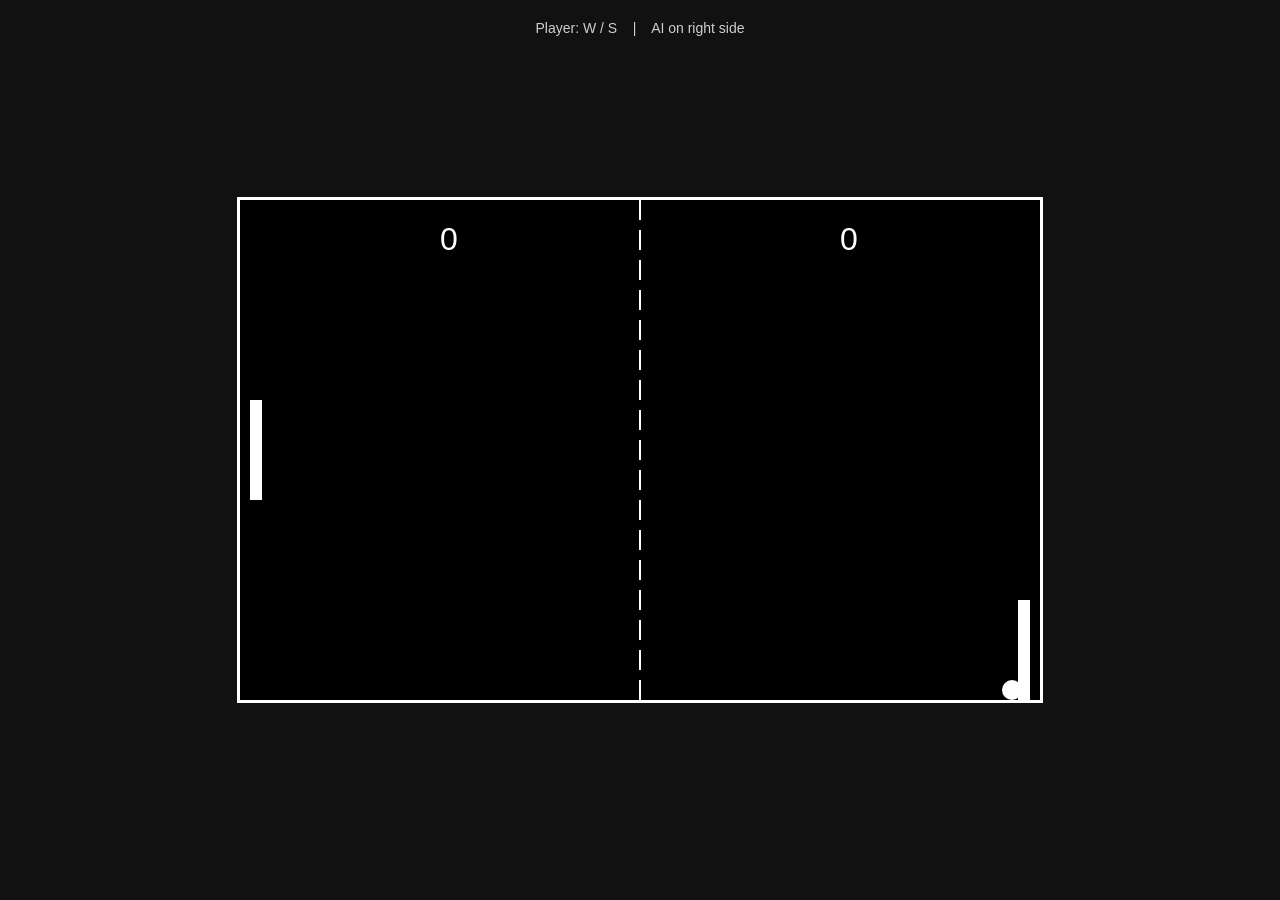
<file: Pong Game/ChatGPT Pong Game/Pong Game.html>
<!DOCTYPE html>
<html lang="en">
<head>
<meta charset="UTF-8">
<title>Pong</title>

<style>
    body {
        margin: 0;
        background: #111;
        display: flex;
        justify-content: center;
        align-items: center;
        height: 100vh;
        font-family: Arial, sans-serif;
        color: white;
    }

    canvas {
        background: black;
        border: 3px solid white;
    }

    .instructions {
        position: absolute;
        top: 20px;
        text-align: center;
        width: 100%;
        font-size: 14px;
        opacity: 0.8;
    }
</style>
</head>

<body>

<div class="instructions">
Player: W / S &nbsp;&nbsp;&nbsp;|&nbsp;&nbsp;&nbsp; AI on right side
</div>

<canvas id="game" width="800" height="500"></canvas>

<script>

const canvas = document.getElementById("game");
const ctx = canvas.getContext("2d");

const paddleWidth = 12;
const paddleHeight = 100;

const player = {
    x: 10,
    y: canvas.height/2 - paddleHeight/2,
    score: 0
};

const ai = {
    x: canvas.width - paddleWidth - 10,
    y: canvas.height/2 - paddleHeight/2,
    score: 0
};

const ball = {
    x: canvas.width/2,
    y: canvas.height/2,
    radius: 10,
    speed: 6,
    velX: 6,
    velY: 4
};

const keys = {};

document.addEventListener("keydown", e => keys[e.key.toLowerCase()] = true);
document.addEventListener("keyup", e => keys[e.key.toLowerCase()] = false);

function resetBall() {
    ball.x = canvas.width/2;
    ball.y = canvas.height/2;
    ball.velX = -ball.velX;
    ball.velY = 4 * (Math.random() > 0.5 ? 1 : -1);
}

function update() {

    // Player movement
    if (keys["w"]) player.y -= 7;
    if (keys["s"]) player.y += 7;

    player.y = Math.max(0, Math.min(canvas.height - paddleHeight, player.y));

    // AI movement
    const aiCenter = ai.y + paddleHeight/2;
    if (aiCenter < ball.y - 10) ai.y += 5;
    else if (aiCenter > ball.y + 10) ai.y -= 5;

    ai.y = Math.max(0, Math.min(canvas.height - paddleHeight, ai.y));

    // Ball movement
    ball.x += ball.velX;
    ball.y += ball.velY;

    // Top/bottom collision
    if (ball.y + ball.radius > canvas.height || ball.y - ball.radius < 0) {
        ball.velY *= -1;
    }

    // Paddle collision
    function collide(paddle) {
        return ball.x - ball.radius < paddle.x + paddleWidth &&
               ball.x + ball.radius > paddle.x &&
               ball.y > paddle.y &&
               ball.y < paddle.y + paddleHeight;
    }

    if (collide(player) || collide(ai)) {
        ball.velX *= -1.05;
    }

    // Score
    if (ball.x < 0) {
        ai.score++;
        resetBall();
    }

    if (ball.x > canvas.width) {
        player.score++;
        resetBall();
    }
}

function drawRect(x,y,w,h,color) {
    ctx.fillStyle = color;
    ctx.fillRect(x,y,w,h);
}

function drawCircle(x,y,r,color) {
    ctx.fillStyle = color;
    ctx.beginPath();
    ctx.arc(x,y,r,0,Math.PI*2);
    ctx.closePath();
    ctx.fill();
}

function drawText(text,x,y) {
    ctx.fillStyle = "white";
    ctx.font = "32px Arial";
    ctx.fillText(text,x,y);
}

function draw() {

    drawRect(0,0,canvas.width,canvas.height,"black");

    // center line
    for (let i=0;i<canvas.height;i+=30){
        drawRect(canvas.width/2-1,i,2,20,"white");
    }

    drawRect(player.x,player.y,paddleWidth,paddleHeight,"white");
    drawRect(ai.x,ai.y,paddleWidth,paddleHeight,"white");

    drawCircle(ball.x,ball.y,ball.radius,"white");

    drawText(player.score,canvas.width/4,50);
    drawText(ai.score,canvas.width*3/4,50);
}

function gameLoop(){
    update();
    draw();
    requestAnimationFrame(gameLoop);
}

gameLoop();

</script>

</body>
</html>
</file>
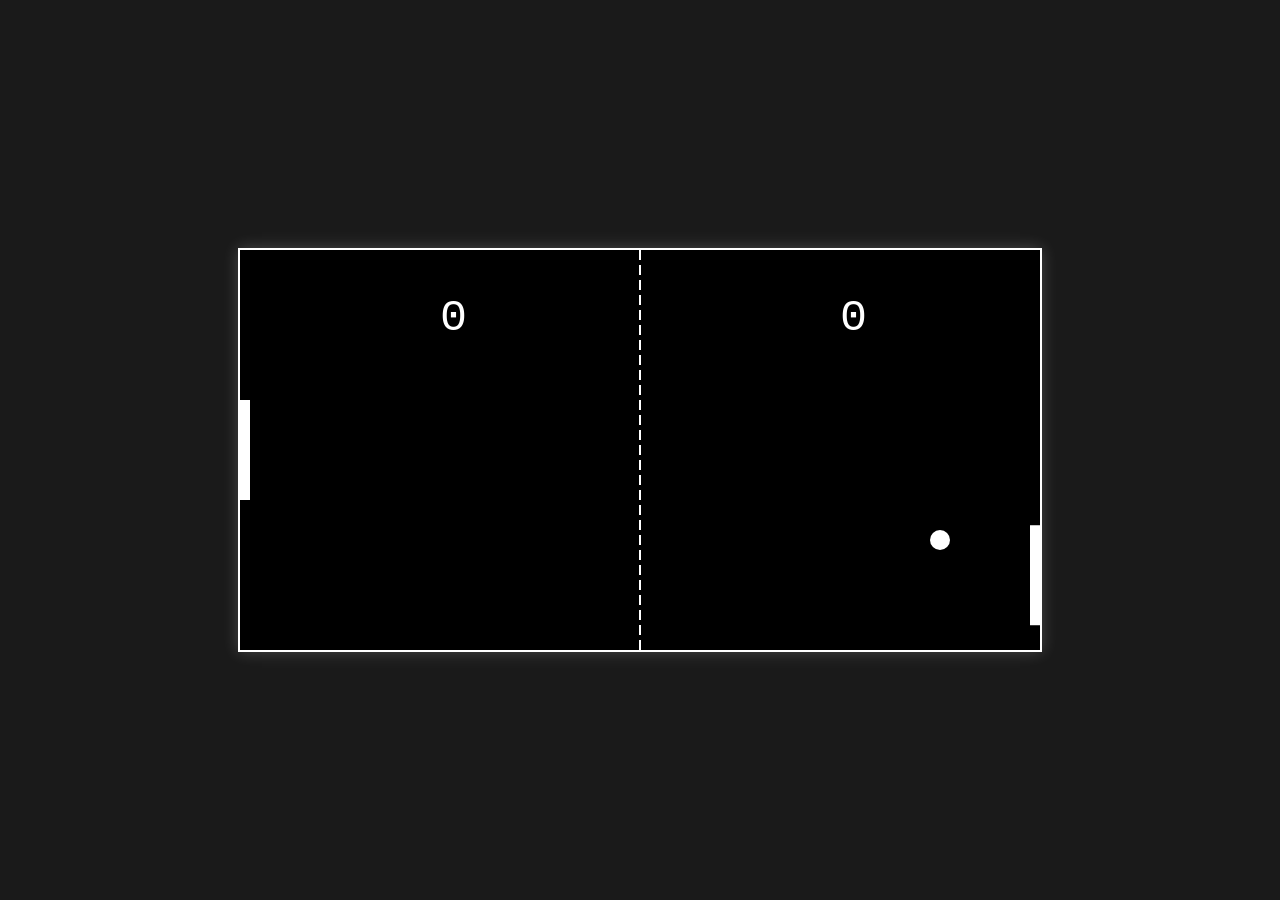
<file: Pong Game/Gemini Pong Game/Pong Game.html>
<!DOCTYPE html>
<html lang="en">
<head>
    <meta charset="UTF-8">
    <meta name="viewport" content="width=device-width, initial-scale=1.0">
    <title>Classic Pong</title>
    <style>
        /* CSS: Centers the game and makes it look like an arcade screen */
        body {
            background-color: #1a1a1a;
            color: white;
            display: flex;
            justify-content: center;
            align-items: center;
            height: 100vh;
            margin: 0;
            font-family: 'Courier New', Courier, monospace;
        }

        canvas {
            border: 2px solid #fff;
            background-color: #000;
            box-shadow: 0 0 15px rgba(255, 255, 255, 0.2);
            cursor: none; /* Hides the mouse pointer over the canvas */
        }
    </style>
</head>
<body>

    <canvas id="pongCanvas" width="800" height="400"></canvas>

    <script>
        // JS: The Game Logic
        const canvas = document.getElementById("pongCanvas");
        const ctx = canvas.getContext("2d");

        // --- Game Objects ---
        const ball = {
            x: canvas.width / 2,
            y: canvas.height / 2,
            radius: 10,
            speed: 5,
            velocityX: 5,
            velocityY: 5,
            color: "#FFF"
        };

        const user = {
            x: 0, // Left side
            y: (canvas.height - 100) / 2,
            width: 10,
            height: 100,
            score: 0,
            color: "#FFF"
        };

        const computer = {
            x: canvas.width - 10, // Right side
            y: (canvas.height - 100) / 2,
            width: 10,
            height: 100,
            score: 0,
            color: "#FFF"
        };

        // --- Helper Functions to Draw Shapes ---
        function drawRect(x, y, w, h, color) {
            ctx.fillStyle = color;
            ctx.fillRect(x, y, w, h);
        }

        function drawArc(x, y, r, color) {
            ctx.fillStyle = color;
            ctx.beginPath();
            ctx.arc(x, y, r, 0, Math.PI * 2, false);
            ctx.closePath();
            ctx.fill();
        }

        function drawText(text, x, y) {
            ctx.fillStyle = "#FFF";
            ctx.font = "45px 'Courier New'";
            ctx.fillText(text, x, y);
        }

        function drawNet() {
            for (let i = 0; i <= canvas.height; i += 15) {
                drawRect(canvas.width / 2 - 1, i, 2, 10, "#FFF");
            }
        }

        // --- Controls ---
        // Move the user paddle based on mouse vertical position
        canvas.addEventListener("mousemove", (evt) => {
            let rect = canvas.getBoundingClientRect();
            // Center the paddle on the mouse cursor
            user.y = evt.clientY - rect.top - user.height / 2; 
        });

        // --- Game Mechanics ---
        function resetBall() {
            ball.x = canvas.width / 2;
            ball.y = canvas.height / 2;
            ball.speed = 5;
            // Reverse direction when serving
            ball.velocityX = -ball.velocityX; 
        }

        function collision(b, p) {
            // Find edges of ball and paddle
            p.top = p.y;
            p.bottom = p.y + p.height;
            p.left = p.x;
            p.right = p.x + p.width;

            b.top = b.y - b.radius;
            b.bottom = b.y + b.radius;
            b.left = b.x - b.radius;
            b.right = b.x + b.radius;

            // Check if they intersect
            return p.left < b.right && p.top < b.bottom && p.right > b.left && p.bottom > b.top;
        }

        function update() {
            // 1. Move the ball
            ball.x += ball.velocityX;
            ball.y += ball.velocityY;

            // 2. Simple Computer AI (chases the ball with a slight delay)
            let computerLevel = 0.1;
            computer.y += (ball.y - (computer.y + computer.height / 2)) * computerLevel;

            // 3. Wall Collision (Top and Bottom)
            if (ball.y - ball.radius < 0 || ball.y + ball.radius > canvas.height) {
                ball.velocityY = -ball.velocityY;
            }

            // 4. Determine which paddle the ball is interacting with
            let player = (ball.x + ball.radius < canvas.width / 2) ? user : computer;

            // 5. Paddle Collision
            if (collision(ball, player)) {
                // Calculate where the ball hit the paddle
                let collidePoint = (ball.y - (player.y + player.height / 2));
                // Normalize the value between -1 and 1
                collidePoint = collidePoint / (player.height / 2);

                // Calculate angle in radians (max 45 degrees)
                let angleRad = (Math.PI / 4) * collidePoint;

                // X direction depends on which paddle was hit
                let direction = (ball.x + ball.radius < canvas.width / 2) ? 1 : -1;

                // Change velocity
                ball.velocityX = direction * ball.speed * Math.cos(angleRad);
                ball.velocityY = ball.speed * Math.sin(angleRad);

                // Speed up the ball slightly after every hit
                ball.speed += 0.5;
            }

            // 6. Score Updates
            if (ball.x - ball.radius < 0) {
                computer.score++; // Computer wins round
                resetBall();
            } else if (ball.x + ball.radius > canvas.width) {
                user.score++; // User wins round
                resetBall();
            }
        }

        function render() {
            // Clear the canvas
            drawRect(0, 0, canvas.width, canvas.height, "#000");

            // Draw the net and scores
            drawNet();
            drawText(user.score, canvas.width / 4, canvas.height / 5);
            drawText(computer.score, 3 * canvas.width / 4, canvas.height / 5);

            // Draw paddles and ball
            drawRect(user.x, user.y, user.width, user.height, user.color);
            drawRect(computer.x, computer.y, computer.width, computer.height, computer.color);
            drawArc(ball.x, ball.y, ball.radius, ball.color);
        }

        // --- The Game Loop ---
        function gameLoop() {
            update();  // Calculate math/physics
            render();  // Draw to screen
            requestAnimationFrame(gameLoop); // Call next frame
        }

        // Start the game
        gameLoop();
    </script>
</body>
</html>
</file>
<file: Scoundrel Game/styles.css>
/* ===================================
   SCOUNDREL - CSS STYLES
   A Solo Dungeon-Crawl Card Game
   =================================== */

/* CSS Custom Properties (Theme) */
:root {
    /* Color Palette - Dark Dungeon Theme */
    --color-bg-primary: #1a1a2e;
    --color-bg-secondary: #16213e;
    --color-bg-card: #0f3460;
    --color-bg-hover: #1a4a7a;
    
    --color-text-primary: #e8e8e8;
    --color-text-secondary: #a0a0a0;
    --color-text-accent: #e94560;
    --color-text-gold: #ffd700;
    
    --color-monster-spade: #2d3436;
    --color-monster-club: #636e72;
    --color-weapon-diamond: #e17055;
    --color-potion-heart: #d63031;
    
    --color-health-full: #00b894;
    --color-health-medium: #fdcb6e;
    --color-health-low: #d63031;
    
    --color-btn-primary: #e94560;
    --color-btn-secondary: #0f3460;
    --color-btn-avoid: #6c5ce7;
    --color-btn-disabled: #636e72;
    
    --color-success: #00b894;
    --color-danger: #d63031;
    --color-warning: #fdcb6e;
    
    /* Spacing */
    --spacing-xs: 0.25rem;
    --spacing-sm: 0.5rem;
    --spacing-md: 1rem;
    --spacing-lg: 1.5rem;
    --spacing-xl: 2rem;
    --spacing-xxl: 3rem;
    
    /* Border Radius */
    --radius-sm: 4px;
    --radius-md: 8px;
    --radius-lg: 12px;
    --radius-xl: 16px;
    
    /* Shadows */
    --shadow-sm: 0 2px 4px rgba(0, 0, 0, 0.3);
    --shadow-md: 0 4px 8px rgba(0, 0, 0, 0.4);
    --shadow-lg: 0 8px 16px rgba(0, 0, 0, 0.5);
    --shadow-glow: 0 0 20px rgba(233, 69, 96, 0.5);
    
    /* Transitions */
    --transition-fast: 150ms ease;
    --transition-normal: 250ms ease;
    --transition-slow: 400ms ease;
    
    /* Card Dimensions */
    --card-width: 120px;
    --card-height: 168px;
    
    /* Typography */
    --font-family: 'Segoe UI', Tahoma, Geneva, Verdana, sans-serif;
    --font-size-xs: 0.75rem;
    --font-size-sm: 0.875rem;
    --font-size-base: 1rem;
    --font-size-lg: 1.25rem;
    --font-size-xl: 1.5rem;
    --font-size-xxl: 2rem;
}

/* Reduced Motion */
@media (prefers-reduced-motion: reduce) {
    :root {
        --transition-fast: 0ms;
        --transition-normal: 0ms;
        --transition-slow: 0ms;
    }
    
    .card.flip .card-inner {
        transform: rotateY(180deg);
        transition: none;
    }
    
    .card:hover {
        transform: none;
    }
}

/* Reset & Base */
*, *::before, *::after {
    box-sizing: border-box;
    margin: 0;
    padding: 0;
}

html {
    font-size: 16px;
    scroll-behavior: smooth;
}

body {
    font-family: var(--font-family);
    background: linear-gradient(135deg, var(--color-bg-primary) 0%, var(--color-bg-secondary) 100%);
    color: var(--color-text-primary);
    min-height: 100vh;
    line-height: 1.6;
    overflow-x: hidden;
}

/* Focus Styles for Accessibility */
*:focus {
    outline: 3px solid var(--color-text-accent);
    outline-offset: 2px;
}

*:focus:not(:focus-visible) {
    outline: none;
}

*:focus-visible {
    outline: 3px solid var(--color-text-accent);
    outline-offset: 2px;
}

/* Skip Link for Accessibility */
.skip-link {
    position: absolute;
    top: -40px;
    left: 0;
    background: var(--color-btn-primary);
    color: white;
    padding: var(--spacing-sm) var(--spacing-md);
    z-index: 100;
    transition: top var(--transition-fast);
}

.skip-link:focus {
    top: 0;
}

/* Game Container */
.game-container {
    max-width: 1200px;
    margin: 0 auto;
    padding: var(--spacing-md);
    display: flex;
    flex-direction: column;
    min-height: 100vh;
}

/* Header */
.game-header {
    display: flex;
    justify-content: space-between;
    align-items: center;
    padding: var(--spacing-md) var(--spacing-lg);
    background: rgba(0, 0, 0, 0.3);
    border-radius: var(--radius-lg);
    margin-bottom: var(--spacing-md);
    flex-wrap: wrap;
    gap: var(--spacing-md);
}

.game-header h1 {
    font-size: var(--font-size-xxl);
    color: var(--color-text-gold);
    text-shadow: 2px 2px 4px rgba(0, 0, 0, 0.5);
    letter-spacing: 2px;
}

.header-controls {
    display: flex;
    gap: var(--spacing-sm);
    flex-wrap: wrap;
}

/* Buttons */
.btn {
    padding: var(--spacing-sm) var(--spacing-lg);
    border: none;
    border-radius: var(--radius-md);
    font-size: var(--font-size-base);
    font-weight: 600;
    cursor: pointer;
    transition: all var(--transition-fast);
    text-transform: uppercase;
    letter-spacing: 1px;
}

.btn:hover:not(:disabled) {
    transform: translateY(-2px);
    box-shadow: var(--shadow-md);
}

.btn:active:not(:disabled) {
    transform: translateY(0);
}

.btn:disabled {
    opacity: 0.5;
    cursor: not-allowed;
}

.btn-primary {
    background: var(--color-btn-primary);
    color: white;
}

.btn-primary:hover:not(:disabled) {
    background: #c73a52;
}

.btn-secondary {
    background: var(--color-btn-secondary);
    color: white;
    border: 2px solid var(--color-text-accent);
}

.btn-secondary:hover:not(:disabled) {
    background: var(--color-bg-hover);
}

.btn-tertiary {
    background: transparent;
    color: var(--color-text-primary);
    border: 2px solid var(--color-text-secondary);
}

.btn-tertiary:hover:not(:disabled) {
    border-color: var(--color-text-primary);
    color: white;
}

.btn-avoid {
    background: var(--color-btn-avoid);
    color: white;
    padding: var(--spacing-md) var(--spacing-xl);
    font-size: var(--font-size-lg);
}

.btn-avoid:hover:not(:disabled) {
    background: #5b4cdb;
    box-shadow: 0 0 20px rgba(108, 92, 231, 0.5);
}

.btn-avoid:disabled {
    background: var(--color-btn-disabled);
}

.btn-debug {
    background: #2d3436;
    color: #b2bec3;
    padding: var(--spacing-sm);
    font-size: var(--font-size-lg);
    min-width: auto;
}

.btn-debug:hover {
    background: #636e72;
}

/* HUD Section */
.hud {
    display: grid;
    grid-template-columns: repeat(auto-fit, minmax(150px, 1fr));
    gap: var(--spacing-md);
    padding: var(--spacing-md);
    background: rgba(0, 0, 0, 0.3);
    border-radius: var(--radius-lg);
    margin-bottom: var(--spacing-md);
}

.hud-item {
    display: flex;
    flex-direction: column;
    align-items: center;
    padding: var(--spacing-md);
    background: rgba(15, 52, 96, 0.5);
    border-radius: var(--radius-md);
    border: 1px solid rgba(255, 255, 255, 0.1);
}

.hud-label {
    font-size: var(--font-size-sm);
    color: var(--color-text-secondary);
    text-transform: uppercase;
    letter-spacing: 1px;
    margin-bottom: var(--spacing-xs);
}

/* Health Bar */
.health-panel {
    min-width: 200px;
}

.health-bar-container {
    width: 100%;
    background: rgba(0, 0, 0, 0.5);
    border-radius: var(--radius-lg);
    overflow: hidden;
    height: 32px;
    border: 2px solid rgba(255, 255, 255, 0.2);
}

.health-bar {
    height: 100%;
    width: 100%;
    background: linear-gradient(90deg, var(--color-health-full), #55efc4);
    display: flex;
    align-items: center;
    justify-content: center;
    transition: width var(--transition-normal), background var(--transition-normal);
    position: relative;
}

.health-bar.medium {
    background: linear-gradient(90deg, var(--color-health-medium), #ffeaa7);
}

.health-bar.low {
    background: linear-gradient(90deg, var(--color-health-low), #ff7675);
    animation: pulse-low 1s infinite;
}

@keyframes pulse-low {
    0%, 100% { opacity: 1; }
    50% { opacity: 0.7; }
}

#health-text {
    font-weight: bold;
    font-size: var(--font-size-sm);
    text-shadow: 1px 1px 2px rgba(0, 0, 0, 0.8);
    position: relative;
    z-index: 1;
}

/* Weapon Display */
.weapon-display {
    display: flex;
    flex-direction: column;
    align-items: center;
    gap: var(--spacing-xs);
}

.weapon-value {
    font-size: var(--font-size-xl);
    font-weight: bold;
    color: var(--color-weapon-diamond);
}

.weapon-defeated {
    font-size: var(--font-size-xs);
    color: var(--color-text-secondary);
    text-align: center;
}

/* Turn and Deck Counters */
.turn-counter, .deck-count, .discard-count {
    font-size: var(--font-size-xl);
    font-weight: bold;
    color: var(--color-text-gold);
}

/* Main Game Area */
.game-main {
    flex: 1;
    display: flex;
    flex-direction: column;
    align-items: center;
    padding: var(--spacing-lg);
    background: rgba(0, 0, 0, 0.2);
    border-radius: var(--radius-lg);
    margin-bottom: var(--spacing-md);
}

.game-status {
    font-size: var(--font-size-lg);
    color: var(--color-text-primary);
    margin-bottom: var(--spacing-lg);
    text-align: center;
    padding: var(--spacing-md);
    background: rgba(0, 0, 0, 0.3);
    border-radius: var(--radius-md);
    min-height: 60px;
    display: flex;
    align-items: center;
    justify-content: center;
}

/* Room Container */
.room-container {
    margin-bottom: var(--spacing-xl);
}

.room-wrapper {
    display: flex;
    align-items: center;
    justify-content: center;
    gap: var(--spacing-xl);
}

/* Deck Pile */
.deck-pile {
    position: relative;
    width: var(--card-width);
    height: var(--card-height);
    flex-shrink: 0;
}

.deck-pile img {
    width: 100%;
    height: 100%;
    object-fit: cover;
    border-radius: var(--radius-lg);
    box-shadow: var(--shadow-lg);
    border: 3px solid rgba(255, 255, 255, 0.2);
}

.deck-count-overlay {
    position: absolute;
    bottom: -10px;
    left: 50%;
    transform: translateX(-50%);
    background: var(--color-text-accent);
    color: white;
    padding: 2px 8px;
    border-radius: var(--radius-md);
    font-size: var(--font-size-sm);
    font-weight: bold;
    box-shadow: var(--shadow-sm);
}

.room-grid {
    display: grid;
    grid-template-columns: repeat(4, 1fr);
    gap: var(--spacing-lg);
    padding: var(--spacing-md);
}

/* Card draw animation - draws from deck pile to card slot */
@keyframes card-draw {
    from {
        transform: translateX(-200%) scale(0.8);
        opacity: 0;
    }
    50% {
        transform: translateX(-50%) scale(0.9);
        opacity: 0.5;
    }
    to {
        transform: translateX(0) scale(1);
        opacity: 1;
    }
}

.card.drawing {
    animation: card-draw 0.5s ease-out forwards;
}

.card.drawing .card-inner {
    transform: rotateY(180deg);
}

.card.drawing.flip .card-inner {
    animation: flip-reveal 0.4s ease-out forwards;
    animation-delay: 0.3s;
}

@keyframes flip-reveal {
    from {
        transform: rotateY(180deg);
    }
    to {
        transform: rotateY(0deg);
    }
}

/* Card Slot */
.card-slot {
    perspective: 1000px;
}

/* Card Base Styles */
.card {
    width: var(--card-width);
    height: var(--card-height);
    position: relative;
    cursor: pointer;
    transition: transform var(--transition-fast);
}

.card:hover:not(.disabled):not(.resolved) {
    transform: translateY(-8px);
}

.card.disabled {
    cursor: not-allowed;
    opacity: 0.7;
}

.card.resolved {
    opacity: 0.3;
    pointer-events: none;
}

.card-inner {
    width: 100%;
    height: 100%;
    position: relative;
    transform-style: preserve-3d;
    transition: transform var(--transition-slow);
}

.card.flip .card-inner {
    transform: rotateY(180deg);
}

.card-front {
    position: absolute;
    width: 100%;
    height: 100%;
    backface-visibility: hidden;
    border-radius: var(--radius-lg);
    overflow: hidden;
    box-shadow: var(--shadow-lg);
    border: 3px solid rgba(255, 255, 255, 0.2);
    transform: rotateY(180deg);
    display: flex;
    flex-direction: column;
    align-items: stretch;
    justify-content: stretch;
    background: #f5f5f5;
    padding: 0;
    margin: 0;
}

.card-front img {
    width: 100%;
    height: 100%;
    object-fit: cover;
    display: block;
    border-radius: 0;
}

/* Card corners for value display */
.card-corner {
    position: absolute;
    font-size: var(--font-size-lg);
    font-weight: bold;
    color: white;
    text-shadow: 1px 1px 2px rgba(0, 0, 0, 0.8);
    background: rgba(0, 0, 0, 0.6);
    padding: 2px 6px;
    border-radius: var(--radius-sm);
    z-index: 10;
}

.card-corner.top-right {
    top: var(--spacing-xs);
    right: var(--spacing-xs);
}

.card-corner.bottom-left {
    bottom: var(--spacing-xs);
    left: var(--spacing-xs);
}

/* Monster cards - darker overlay for corners */
.card.monster .card-corner {
    background: rgba(45, 52, 54, 0.8);
}

/* Weapon cards - orange tint */
.card.weapon .card-corner {
    background: rgba(225, 112, 85, 0.8);
}

/* Potion cards - red tint */
.card.potion .card-corner {
    background: rgba(214, 48, 49, 0.8);
}


/* Card Suit Border Colors */
.card.clubs .card-front {
    border-color: #2d3436;
    box-shadow: 0 0 15px rgba(45, 52, 54, 0.5);
}

.card.spades .card-front {
    border-color: #1a1a2e;
    box-shadow: 0 0 15px rgba(26, 26, 46, 0.5);
}

.card.diamonds .card-front {
    border-color: #e17055;
    box-shadow: 0 0 15px rgba(225, 112, 85, 0.5);
}

.card.hearts .card-front {
    border-color: #d63031;
    box-shadow: 0 0 15px rgba(214, 48, 49, 0.5);
}

/* Card Type Styles */
.card.monster .card-front {
    background: linear-gradient(135deg, #2d3436 0%, #1a1a2e 100%);
}

.card.weapon .card-front {
    background: linear-gradient(135deg, #e17055 0%, #d63031 100%);
}

.card.potion .card-front {
    background: linear-gradient(135deg, #d63031 0%, #c0392b 100%);
}

/* Card Value Display */
.card-value {
    position: absolute;
    top: var(--spacing-sm);
    left: var(--spacing-sm);
    font-size: var(--font-size-lg);
    font-weight: bold;
    color: white;
    text-shadow: 1px 1px 2px rgba(0, 0, 0, 0.8);
    background: rgba(0, 0, 0, 0.5);
    padding: var(--spacing-xs) var(--spacing-sm);
    border-radius: var(--radius-sm);
}

.card-suit {
    position: absolute;
    bottom: var(--spacing-sm);
    right: var(--spacing-sm);
    font-size: var(--font-size-xl);
    color: white;
    text-shadow: 1px 1px 2px rgba(0, 0, 0, 0.8);
}

/* Card Selection Highlight */
.card.selected {
    box-shadow: 0 0 20px var(--color-text-gold), 0 0 40px var(--color-text-gold);
    transform: translateY(-12px);
}

/* Action Buttons */
.action-buttons {
    display: flex;
    gap: var(--spacing-md);
    flex-wrap: wrap;
    justify-content: center;
}

/* Action Log */
.action-log-container {
    background: rgba(0, 0, 0, 0.3);
    border-radius: var(--radius-lg);
    padding: var(--spacing-md);
    max-height: 200px;
    overflow: hidden;
    display: flex;
    flex-direction: column;
}

.log-title {
    font-size: var(--font-size-base);
    color: var(--color-text-secondary);
    margin-bottom: var(--spacing-sm);
    text-transform: uppercase;
    letter-spacing: 1px;
}

.action-log {
    flex: 1;
    overflow-y: auto;
    padding-right: var(--spacing-sm);
    scrollbar-width: thin;
    scrollbar-color: var(--color-bg-card) transparent;
}

.action-log::-webkit-scrollbar {
    width: 6px;
}

.action-log::-webkit-scrollbar-track {
    background: transparent;
}

.action-log::-webkit-scrollbar-thumb {
    background: var(--color-bg-card);
    border-radius: var(--radius-sm);
}

.log-entry {
    padding: var(--spacing-sm);
    margin-bottom: var(--spacing-xs);
    background: rgba(15, 52, 96, 0.3);
    border-radius: var(--radius-sm);
    font-size: var(--font-size-sm);
    border-left: 3px solid var(--color-bg-card);
    animation: slide-in var(--transition-normal);
}

@keyframes slide-in {
    from {
        opacity: 0;
        transform: translateX(-10px);
    }
    to {
        opacity: 1;
        transform: translateX(0);
    }
}

.log-entry.damage {
    border-left-color: var(--color-danger);
    color: var(--color-danger);
}

.log-entry.heal {
    border-left-color: var(--color-success);
    color: var(--color-success);
}

.log-entry.weapon {
    border-left-color: var(--color-weapon-diamond);
    color: var(--color-weapon-diamond);
}

.log-entry.info {
    border-left-color: var(--color-text-gold);
    color: var(--color-text-gold);
}

/* Debug Panel */
.debug-panel {
    position: fixed;
    bottom: var(--spacing-md);
    right: var(--spacing-md);
    background: rgba(0, 0, 0, 0.9);
    border: 2px solid var(--color-text-accent);
    border-radius: var(--radius-lg);
    padding: var(--spacing-md);
    max-width: 300px;
    font-family: monospace;
    font-size: var(--font-size-xs);
    z-index: 50;
}

.debug-panel h3 {
    color: var(--color-text-accent);
    margin-bottom: var(--spacing-sm);
    font-size: var(--font-size-sm);
}

.debug-content {
    display: flex;
    flex-direction: column;
    gap: var(--spacing-xs);
}

.debug-item {
    display: flex;
    flex-direction: column;
}

.debug-item label {
    color: var(--color-text-secondary);
    font-weight: bold;
}

.debug-item span, .debug-item pre {
    color: var(--color-text-primary);
    word-break: break-all;
    white-space: pre-wrap;
    margin: 0;
}

/* Modal Overlay */
.modal-overlay {
    position: fixed;
    top: 0;
    left: 0;
    width: 100%;
    height: 100%;
    background: rgba(0, 0, 0, 0.8);
    display: flex;
    align-items: center;
    justify-content: center;
    z-index: 1000;
    padding: var(--spacing-md);
    animation: fade-in var(--transition-normal);
}

.modal-overlay[hidden] {
    display: none;
}

@keyframes fade-in {
    from { opacity: 0; }
    to { opacity: 1; }
}

.modal-content {
    background: var(--color-bg-secondary);
    border-radius: var(--radius-xl);
    max-width: 600px;
    width: 100%;
    max-height: 90vh;
    overflow: hidden;
    display: flex;
    flex-direction: column;
    box-shadow: var(--shadow-lg);
    border: 2px solid var(--color-text-accent);
    animation: slide-up var(--transition-normal);
}

@keyframes slide-up {
    from {
        opacity: 0;
        transform: translateY(20px);
    }
    to {
        opacity: 1;
        transform: translateY(0);
    }
}

.modal-header {
    display: flex;
    justify-content: space-between;
    align-items: center;
    padding: var(--spacing-lg);
    background: rgba(0, 0, 0, 0.3);
    border-bottom: 1px solid rgba(255, 255, 255, 0.1);
}

.modal-header h2 {
    color: var(--color-text-gold);
    font-size: var(--font-size-xl);
}

.modal-close {
    background: transparent;
    border: none;
    color: var(--color-text-primary);
    font-size: var(--font-size-xxl);
    cursor: pointer;
    padding: 0;
    line-height: 1;
    transition: color var(--transition-fast);
}

.modal-close:hover {
    color: var(--color-text-accent);
}

.modal-body {
    padding: var(--spacing-lg);
    overflow-y: auto;
    flex: 1;
}

.modal-footer {
    display: flex;
    justify-content: center;
    gap: var(--spacing-md);
    padding: var(--spacing-lg);
    background: rgba(0, 0, 0, 0.3);
    border-top: 1px solid rgba(255, 255, 255, 0.1);
}

/* Rules Sections */
.rules-section {
    margin-bottom: var(--spacing-lg);
}

.rules-section:last-child {
    margin-bottom: 0;
}

.rules-section h3 {
    color: var(--color-text-accent);
    margin-bottom: var(--spacing-sm);
    font-size: var(--font-size-lg);
    border-bottom: 1px solid rgba(255, 255, 255, 0.1);
    padding-bottom: var(--spacing-xs);
}

.rules-section p {
    color: var(--color-text-primary);
    line-height: 1.7;
}

.rules-section ul, .rules-section ol {
    padding-left: var(--spacing-lg);
    color: var(--color-text-primary);
}

.rules-section li {
    margin-bottom: var(--spacing-sm);
    line-height: 1.6;
}

/* Game Over Modal */
.gameover-content {
    text-align: center;
}

.gameover-result {
    font-size: var(--font-size-xxl);
    font-weight: bold;
    margin-bottom: var(--spacing-md);
    padding: var(--spacing-md);
    border-radius: var(--radius-md);
}

.gameover-result.win {
    color: var(--color-success);
    background: rgba(0, 184, 148, 0.2);
    border: 2px solid var(--color-success);
}

.gameover-result.lose {
    color: var(--color-danger);
    background: rgba(214, 48, 49, 0.2);
    border: 2px solid var(--color-danger);
}

.gameover-score {
    font-size: var(--font-size-xl);
    color: var(--color-text-gold);
    margin-bottom: var(--spacing-md);
}

.gameover-details {
    font-size: var(--font-size-base);
    color: var(--color-text-secondary);
    padding: var(--spacing-md);
    background: rgba(0, 0, 0, 0.3);
    border-radius: var(--radius-md);
}

/* Responsive Design */
@media (max-width: 768px) {
    :root {
        --card-width: 40vw;
        --card-height: calc(40vw * 1.4);
    }
    
    .game-container {
        padding: var(--spacing-xs);
    }
    
    .game-header {
        flex-direction: column;
        text-align: center;
        padding: var(--spacing-sm);
        margin-bottom: var(--spacing-sm);
    }
    
    .game-header h1 {
        font-size: var(--font-size-xl);
    }
    
    .header-controls {
        justify-content: center;
    }
    
    .hud {
        grid-template-columns: repeat(2, 1fr);
        gap: var(--spacing-sm);
        padding: var(--spacing-sm);
    }
    
    .deck-pile {
        display: none;
    }
    
    .room-wrapper {
        justify-content: center;
    }
    
    .room-grid {
        grid-template-columns: 1fr 1fr;
        grid-template-rows: 1fr 1fr;
        gap: var(--spacing-sm);
    }
    
    .action-log-container {
        display: none;
    }
    
    .action-log-container.mobile-visible {
        display: block;
        position: fixed;
        top: 0;
        left: 0;
        right: 0;
        bottom: 0;
        z-index: 100;
        max-height: none;
        border-radius: 0;
        background: var(--color-bg-primary);
    }
    
    .log-header {
        display: flex;
        justify-content: space-between;
        align-items: center;
        padding: var(--spacing-md);
        background: rgba(0, 0, 0, 0.3);
        border-bottom: 1px solid rgba(255, 255, 255, 0.1);
    }
    
    .log-close-btn {
        background: transparent;
        border: none;
        color: var(--color-text-primary);
        font-size: var(--font-size-xl);
        cursor: pointer;
        padding: var(--spacing-xs);
    }
    
    .mobile-log-btn {
        display: block;
        position: fixed;
        bottom: var(--spacing-md);
        right: var(--spacing-md);
        background: var(--color-btn-secondary);
        color: white;
        border: 2px solid var(--color-text-accent);
        border-radius: var(--radius-md);
        padding: var(--spacing-sm) var(--spacing-md);
        font-size: var(--font-size-sm);
        z-index: 50;
        cursor: pointer;
    }
    
    .card-value {
        font-size: var(--font-size-base);
    }
    
    .card-suit {
        font-size: var(--font-size-lg);
    }
    
    .card-corner {
        font-size: var(--font-size-base);
    }
}

@media (max-width: 480px) {
    :root {
        --card-width: 42vw;
        --card-height: calc(42vw * 1.4);
    }
    
    .room-grid {
        gap: var(--spacing-xs);
    }
}

/* Print Styles */
@media print {
    .game-container {
        background: white;
        color: black;
    }
    
    .btn, .debug-panel, .modal-overlay {
        display: none;
    }
}

/* High Contrast Mode */
@media (prefers-contrast: high) {
    :root {
        --color-bg-primary: #000000;
        --color-bg-secondary: #1a1a1a;
        --color-text-primary: #ffffff;
        --color-text-accent: #ffff00;
    }
    
    .card {
        border-width: 4px;
    }
    
    .btn {
        border: 2px solid currentColor;
    }
}
</file>
